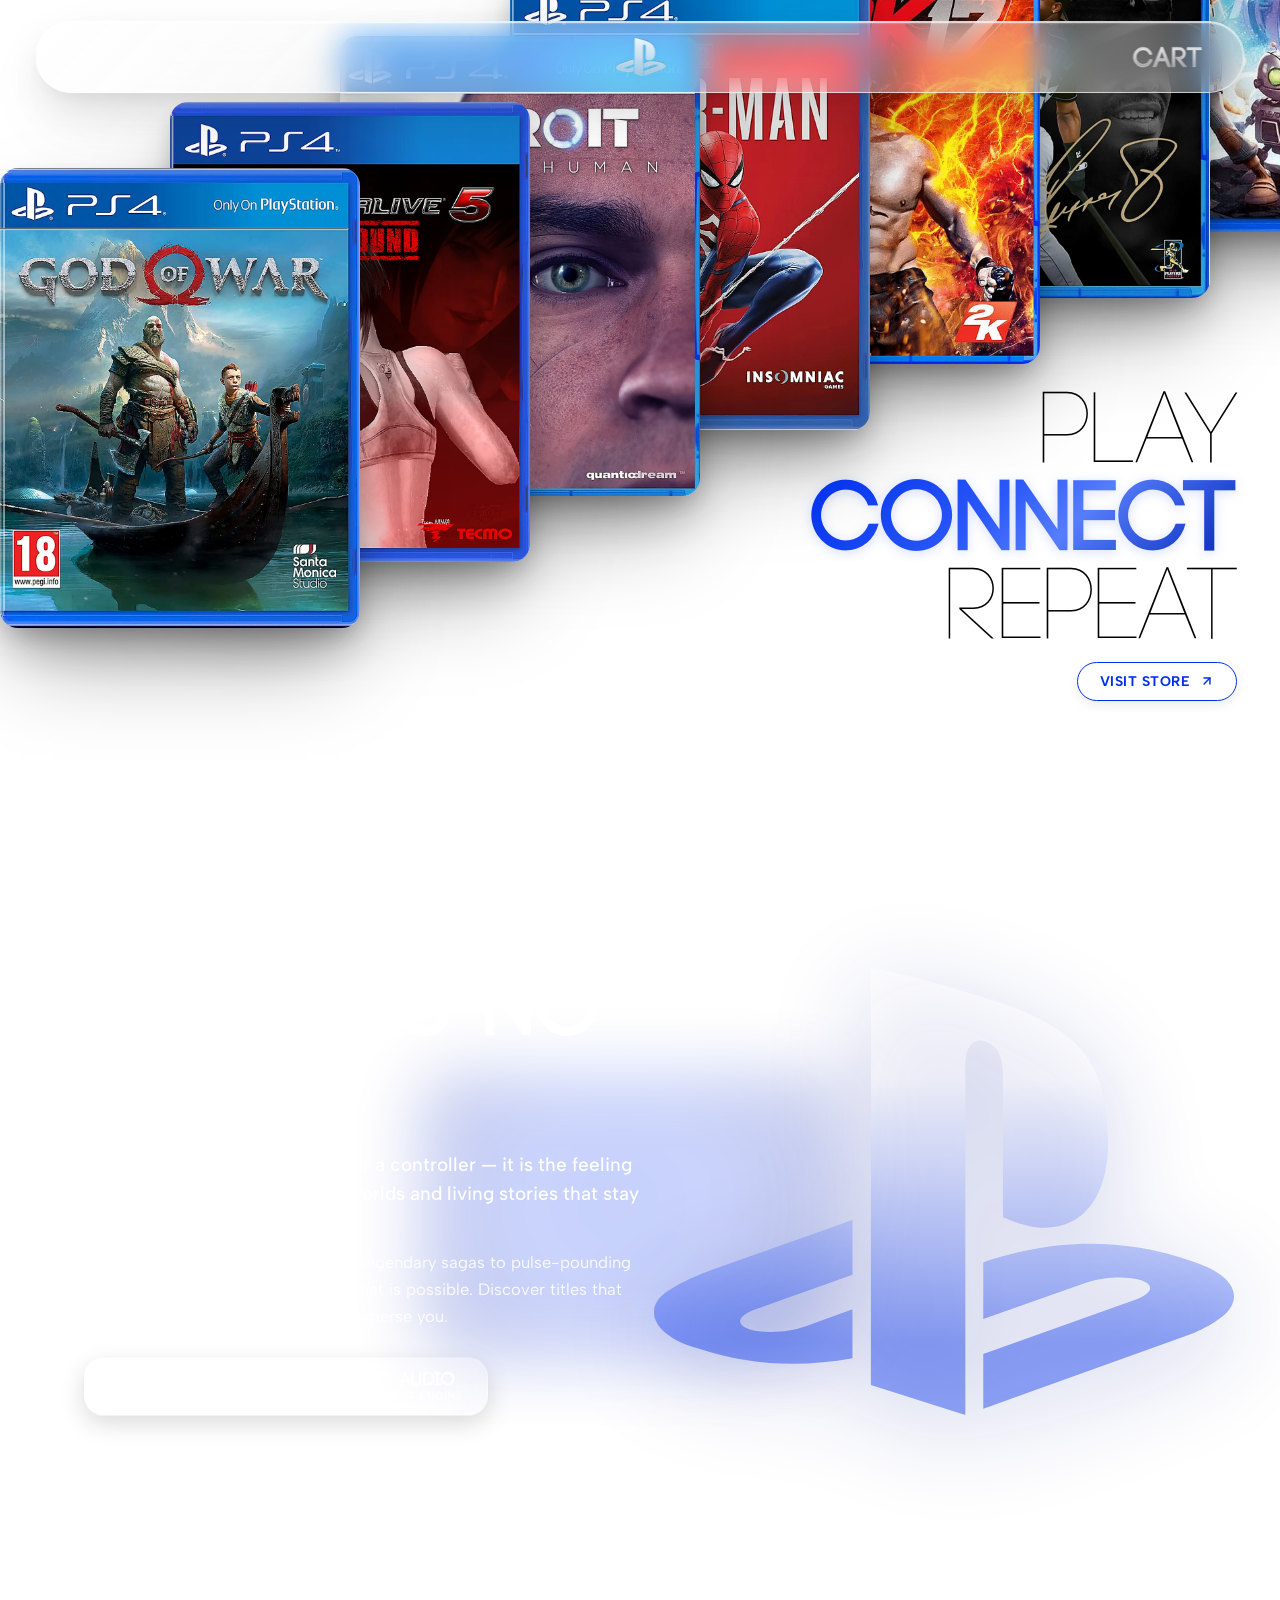
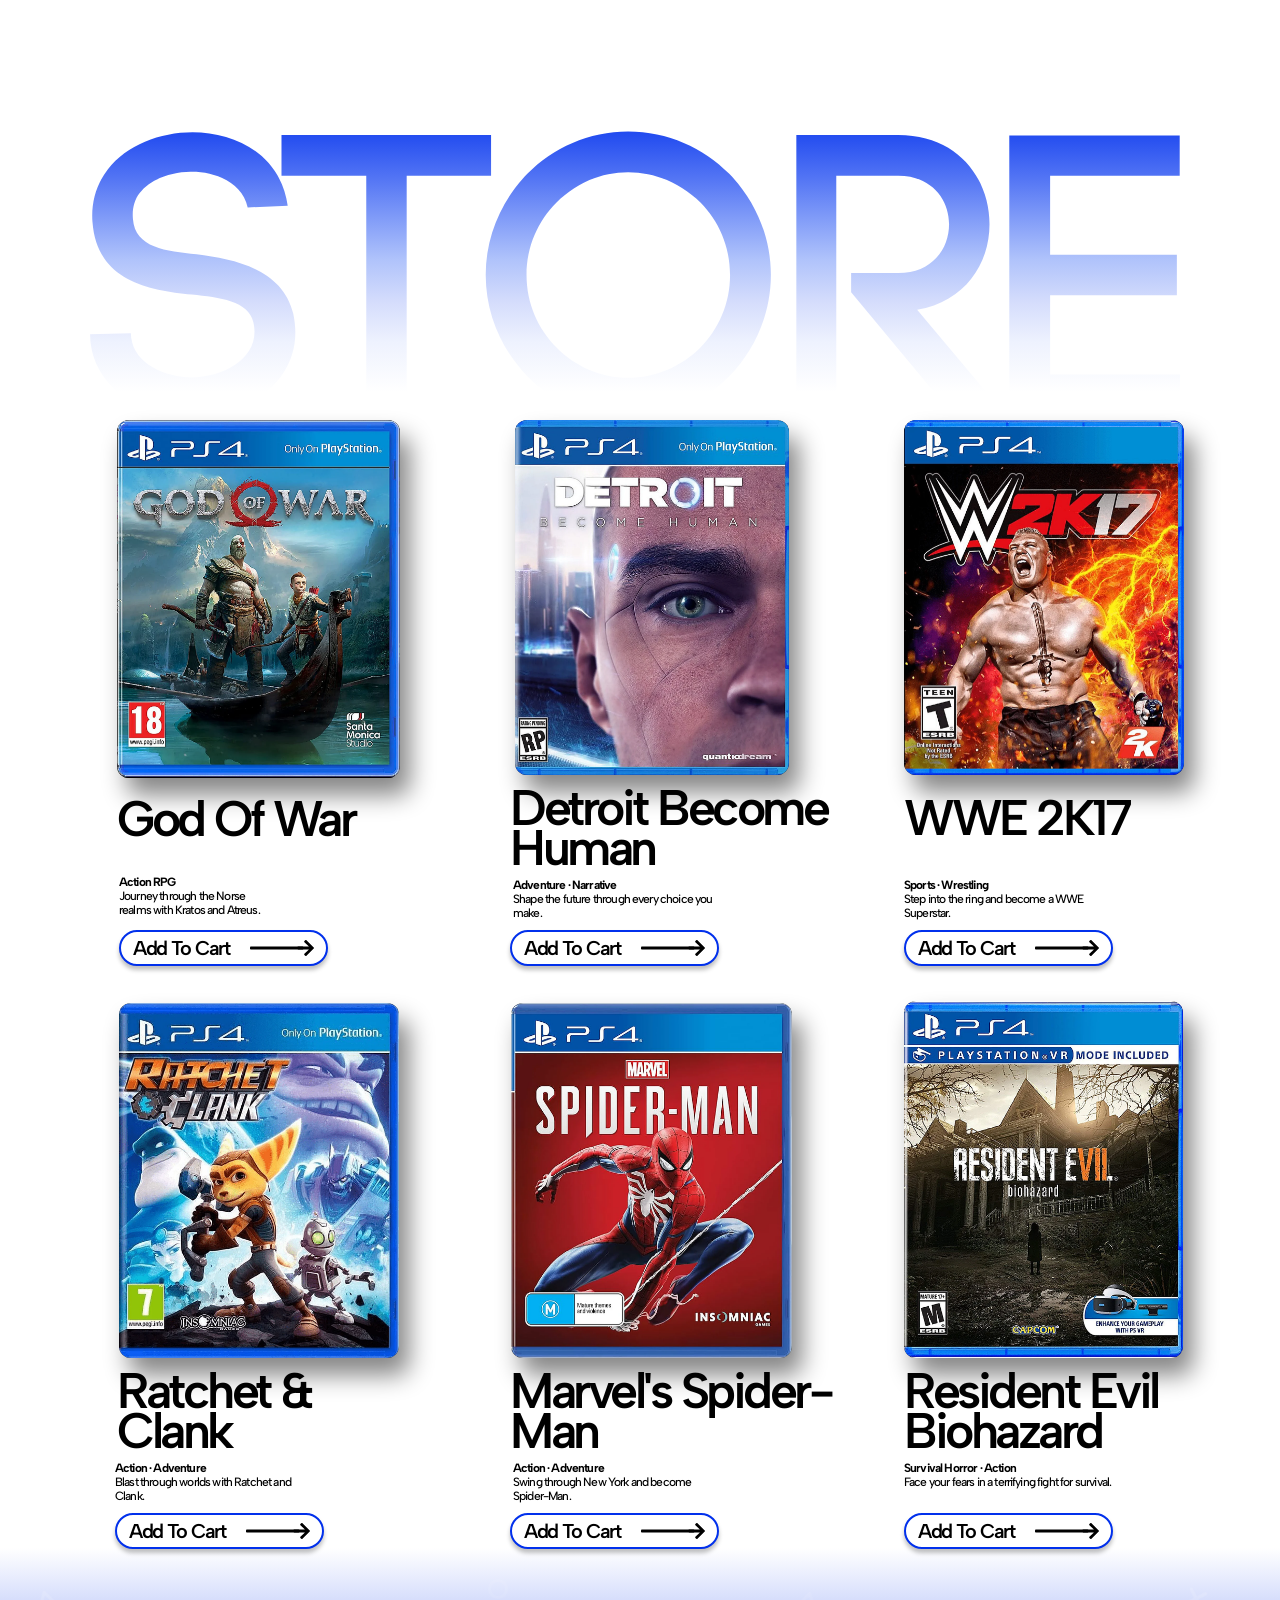
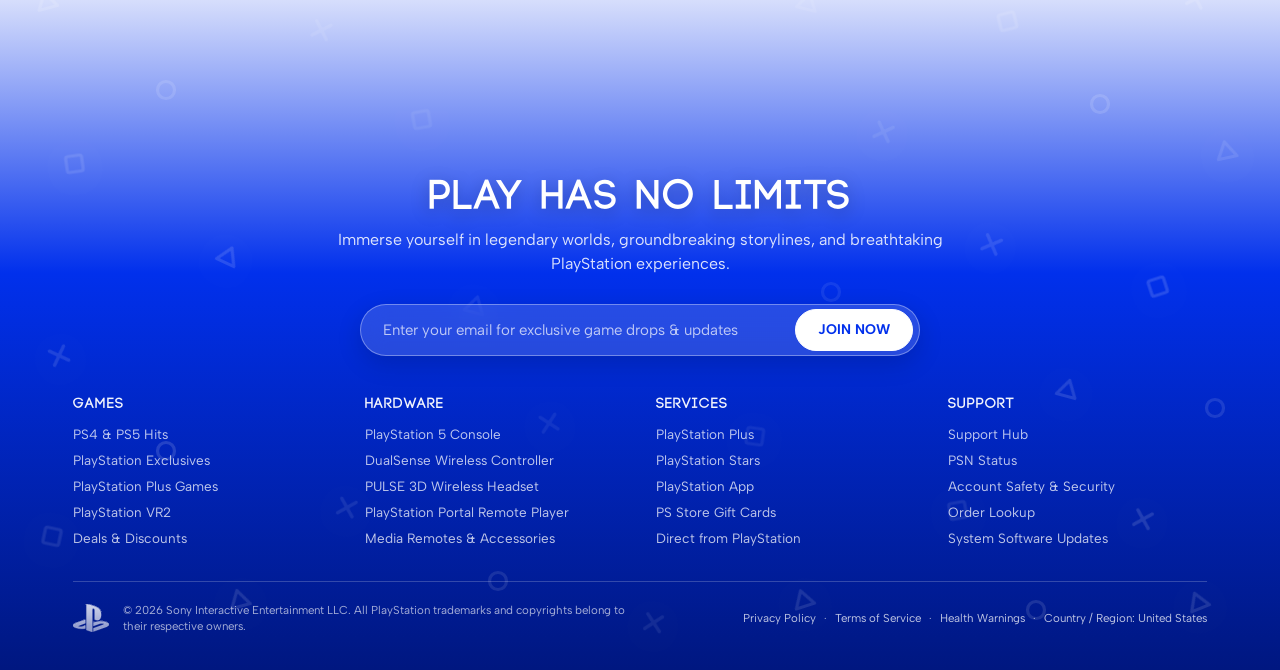
<file: index.html>
<!DOCTYPE html>
<html lang="en">

<head>
  <meta charset="UTF-8">
  <meta name="viewport" content="width=device-width, initial-scale=1.0">
  <title>PlayStation Store</title>
  <meta name="description" content="Explore next-generation gaming on the PlayStation Store concept UI featuring live 3D showcase carousels, responsive cart state, and procedural Web Audio.">
  <meta property="og:title" content="PlayStation Store — Concept UI">
  <meta property="og:description" content="Connect. Play. Repeat. Discover top PlayStation hits, exclusives, and interactive next-gen showcases.">
  <meta name="theme-color" content="#000000">
  <meta name="twitter:card" content="summary_large_image">
  <meta name="twitter:title" content="PlayStation Store — Concept UI">
  <meta name="twitter:description" content="Connect. Play. Repeat. Discover top PlayStation hits, exclusives, and interactive next-gen showcases.">
  <meta name="twitter:image" content="assets/gow.webp">
  <link rel="canonical" href="https://byanam.github.io/PlayStation-Store-UI/">
  <link rel="icon" type="image/svg+xml" href="assets/favicon.svg">
  <!-- Preconnect & Preload Key Hero Assets -->
  <link rel="preconnect" href="https://fonts.googleapis.com">
  <link rel="preconnect" href="https://fonts.gstatic.com" crossorigin>
  <link rel="preload" as="image" href="assets/gow.webp?v=hd" type="image/webp" fetchpriority="high">
  <link rel="preload" as="image" href="assets/doa.webp?v=hd" type="image/webp" fetchpriority="high">
  <link rel="preload" as="image" href="assets/detroit.webp?v=hd" type="image/webp" fetchpriority="high">
  <link rel="preload" as="image" href="assets/spider.webp?v=hd" type="image/webp" fetchpriority="high">
  <link
    href="https://fonts.googleapis.com/css2?family=Albert+Sans:wght@400;500;600;700&family=Outfit:wght@300;400;600;700;800&display=swap"
    rel="stylesheet">
  <script>
    if (/Android|webOS|iPhone|iPad|iPod|BlackBerry|IEMobile|Opera Mini/i.test(navigator.userAgent) || (window.innerWidth <= 768 && !window.location.search.includes('desktop=1'))) {
      window.location.replace('mobile.html' + window.location.search + window.location.hash);
    }
  </script>
  <link rel="stylesheet" href="styles.css?v=202609092020">
</head>

<body>
  <header class="navbar" id="navbar">
    <div class="navbar__inner">
      <img class="navbar__logo" id="navbarLogoBtn" alt="PlayStation" src="assets/navbar_logo.svg?v=202608231804" role="button" tabindex="0" aria-label="PlayStation Home">
      <img class="navbar__cart" alt="CART" src="assets/cart_text.svg?v=202609092028" id="navbarCartBtn" role="button" tabindex="0" aria-label="Open Shopping Cart">
    </div>
  </header>

  <!-- Floating Glassmorphic Cart Panel (Rectangle 2) -->
  <aside class="cart-panel" id="cartPanel" aria-label="Shopping Cart">
    <div class="cart-panel__header">
      <img class="cart-panel__title-svg" alt="CART" src="assets/cart_text.svg?v=202609092028">
      <button class="cart-panel__close" id="cartCloseBtn" aria-label="Close cart">
        <img class="cart-panel__close-icon" src="assets/cart_close.svg?v=202609091945" alt="&times;">
      </button>
    </div>
    <div class="cart-panel__items" id="cartItems">
      <!-- Injected via JavaScript -->
    </div>
    <div class="cart-panel__footer">
      <div class="cart-panel__summary">
        <span class="cart-panel__total-label">SUBTOTAL</span>
        <span class="cart-panel__total" id="cartTotal">$99.98</span>
      </div>
      <button class="cart-panel__checkout" id="cartCheckout" type="button">
        <span>CHECKOUT</span>
        <svg width="14" height="14" viewBox="0 0 24 24" fill="none" stroke="currentColor" stroke-width="2.5"
          stroke-linecap="round" stroke-linejoin="round">
          <line x1="5" y1="12" x2="19" y2="12"></line>
          <polyline points="12 5 19 12 12 19"></polyline>
        </svg>
      </button>
    </div>
  </aside>

  <div class="canvas" id="canvas">

    <!-- -----------------------------------------------------------------
       SECTION 1: HERO (Connecting, Playing, Repeating)
    ------------------------------------------------------------------ -->
    <section class="hero" aria-label="Featured Games Gallery">

      <!-- Diagonal Floating Cards Stack -->
      <div class="hero__stack">
        <div class="hero__track">

          <!-- Set 1: 9 cards from front (God of War) to back (RE7 Biohazard) -->
          <div class="cover cover--gow">
            <img src="assets/gow.webp?v=hd" alt="God of War" fetchpriority="high" loading="eager" decoding="async">
          </div>
          <div class="cover cover--doa">
            <img src="assets/doa.webp?v=hd" alt="Dead or Alive 5" fetchpriority="high" loading="eager" decoding="async">
          </div>
          <div class="cover cover--detroit">
            <img src="assets/detroit.webp?v=hd" alt="Detroit Become Human" fetchpriority="high" loading="eager" decoding="async">
          </div>
          <div class="cover cover--spider">
            <img src="assets/spider.webp?v=hd" alt="Spider-Man" fetchpriority="high" loading="eager" decoding="async">
          </div>
          <div class="cover cover--wwe">
            <img src="assets/wwe.webp?v=hd" alt="WWE 2K17" loading="eager" decoding="async">
          </div>
          <div class="cover cover--maden">
            <img src="assets/maden.webp?v=hd" alt="Madden NFL 17" loading="eager" decoding="async">
          </div>
          <div class="cover cover--ratchet2">
            <img src="assets/ratchet2.webp?v=hd" alt="Ratchet and Clank" loading="eager" decoding="async">
          </div>
          <div class="cover cover--grid">
            <img src="assets/grid.webp?v=hd" alt="GRID" loading="eager" decoding="async">
          </div>
          <div class="cover cover--re7b">
            <img src="assets/re7b.webp?v=hd" alt="Resident Evil 7 Biohazard" loading="eager" decoding="async">
          </div>

          <!-- Set 2: seamless duplicate loop extending up-right behind Set 1 -->
          <div class="cover cover--gow-2">
            <img src="assets/gow.webp?v=hd" alt="God of War" loading="eager" decoding="async">
          </div>
          <div class="cover cover--doa-2">
            <img src="assets/doa.webp?v=hd" alt="Dead or Alive 5" loading="eager" decoding="async">
          </div>
          <div class="cover cover--detroit-2">
            <img src="assets/detroit.webp?v=hd" alt="Detroit Become Human" loading="eager" decoding="async">
          </div>
          <div class="cover cover--spider-2">
            <img src="assets/spider.webp?v=hd" alt="Spider-Man" loading="eager" decoding="async">
          </div>
          <div class="cover cover--wwe-2">
            <img src="assets/wwe.webp?v=hd" alt="WWE 2K17" loading="eager" decoding="async">
          </div>
          <div class="cover cover--maden-2">
            <img src="assets/maden.webp?v=hd" alt="Madden NFL 17" loading="eager" decoding="async">
          </div>
          <div class="cover cover--ratchet2-2">
            <img src="assets/ratchet2.webp?v=hd" alt="Ratchet and Clank" loading="eager" decoding="async">
          </div>
          <div class="cover cover--grid-2">
            <img src="assets/grid.webp?v=hd" alt="GRID" loading="eager" decoding="async">
          </div>
          <div class="cover cover--re7b-2">
            <img src="assets/re7b.webp?v=hd" alt="Resident Evil 7 Biohazard" loading="eager" decoding="async">
          </div>

        </div>
      </div>
      <h1 class="hero__title">
        <span class="hero-word hero-word--play">play</span>
        <span class="hero-word hero-word--connect">connect</span>
        <span class="hero-word hero-word--repeat">repeat</span>
        <span class="hero__action">
          <a href="#store" class="hero__cta" id="heroCtaBtn">
            <span>VISIT STORE</span>
            <svg width="14" height="14" viewBox="0 0 24 24" fill="none" stroke="currentColor" stroke-width="2.5"
              stroke-linecap="round" stroke-linejoin="round">
              <line x1="7" y1="17" x2="17" y2="7"></line>
              <polyline points="7 7 17 7 17 17"></polyline>
            </svg>
          </a>
        </span>
      </h1>
    </section>

    <section class="promo">
      <div class="promo__glow"></div>
      <img class="promo__logo" alt="PlayStation Plus Promo Logo" src="assets/promo_logo.svg">

      <div class="promo__content">
        <h2 class="promo__title">PLAY HAS NO LIMITS</h2>
        <div class="promo__text">
          <p class="promo__lead">Gaming is more than a screen or a controller — it is the feeling of stepping into
            extraordinary worlds and living stories that stay with you forever.</p>
          <p>From breathtaking open worlds and legendary sagas to pulse-pounding competition, PlayStation redefines what
            is possible. Discover titles that challenge, inspire, and completely immerse you.</p>
        </div>
        <div class="promo__stats">
          <div class="promo__stat">
            <span class="promo__stat-val">4K</span>
            <span class="promo__stat-lbl">HDR Gaming</span>
          </div>
          <div class="promo__stat-sep"></div>
          <div class="promo__stat">
            <span class="promo__stat-val">120 FPS</span>
            <span class="promo__stat-lbl">Ultra Smooth</span>
          </div>
          <div class="promo__stat-sep"></div>
          <div class="promo__stat">
            <span class="promo__stat-val">3D AUDIO</span>
            <span class="promo__stat-lbl">Tempest Engine</span>
          </div>
        </div>
      </div>
    </section>

    <section class="store" id="store">
      <p class="store__heading">STORE</p>

      <div class="games">

        <div class="game-card">
          <div class="art art--gow">
            <img src="assets/gow.webp" alt="God of War" loading="lazy" decoding="async">
            <video class="art__video" src="assets/videos/gow.mp4" muted loop playsinline preload="none"></video>
          </div>
          <p class="title title--gow">God Of War</p>
          <p class="meta meta--gow"><span class="meta__cat">Action RPG</span><br>
            <span class="meta__desc">Journey through the Norse realms with Kratos and Atreus.</span>
          </p>
          <button class="buy buy--gow" type="button">Add To Cart
            <img class="buy__arrow" alt="" src="assets/buy_arrow.svg">
          </button>
        </div>

        <div class="game-card">
          <div class="art art--detroit">
            <img src="assets/detroit.webp" alt="Detroit Become Human" loading="lazy" decoding="async">
            <video class="art__video" src="assets/videos/detroit.mp4" muted loop playsinline preload="none"></video>
          </div>
          <p class="title title--detroit">Detroit Become Human</p>
          <p class="meta meta--detroit"><span class="meta__cat">Adventure &middot; Narrative</span><br>
            <span class="meta__desc">Shape the future through every choice you make.</span>
          </p>
          <button class="buy buy--detroit" type="button">Add To Cart
            <img class="buy__arrow" alt="" src="assets/buy_arrow.svg">
          </button>
        </div>

        <div class="game-card">
          <div class="art art--wwe">
            <img src="assets/wwe.webp" alt="WWE 2K17" loading="lazy" decoding="async">
            <video class="art__video" src="assets/videos/wwe.mp4" muted loop playsinline preload="none"></video>
          </div>
          <p class="title title--wwe">WWE 2K17</p>
          <p class="meta meta--wwe"><span class="meta__cat">Sports &middot; Wrestling</span><br>
            <span class="meta__desc">Step into the ring and become a WWE Superstar.</span>
          </p>
          <button class="buy buy--wwe" type="button">Add To Cart
            <img class="buy__arrow" alt="" src="assets/buy_arrow.svg">
          </button>
        </div>

        <div class="game-card">
          <div class="art art--mouse">
            <img src="assets/ratchet.webp" alt="Ratchet and Clank" loading="lazy" decoding="async">
            <video class="art__video" src="assets/videos/ratchet.mp4" muted loop playsinline preload="none"></video>
          </div>
          <p class="title title--mouse">Ratchet &amp;<br>Clank</p>
          <p class="meta meta--mouse"><span class="meta__cat">Action &middot; Adventure</span><br>
            <span class="meta__desc">Blast through worlds with Ratchet and Clank.</span>
          </p>
          <button class="buy buy--mouse" type="button">Add To Cart
            <img class="buy__arrow" alt="" src="assets/buy_arrow.svg">
          </button>
        </div>

        <div class="game-card">
          <div class="art art--spider">
            <img src="assets/spider.webp" alt="Spider-Man" loading="lazy" decoding="async">
            <video class="art__video" src="assets/videos/spider.mp4" muted loop playsinline preload="none"></video>
          </div>
          <p class="title title--spider">Marvel's Spider-Man</p>
          <p class="meta meta--spider"><span class="meta__cat">Action &middot; Adventure</span><br>
            <span class="meta__desc">Swing through New York and become Spider-Man.</span>
          </p>
          <button class="buy buy--spider" type="button">Add To Cart
            <img class="buy__arrow" alt="" src="assets/buy_arrow.svg">
          </button>
        </div>

        <div class="game-card">
          <div class="art art--evil">
            <img src="assets/re7.webp" alt="Resident Evil Biohazard" loading="lazy" decoding="async">
            <video class="art__video" src="assets/videos/re7.mp4" muted loop playsinline preload="none"></video>
          </div>
          <p class="title title--evil">Resident Evil Biohazard</p>
          <p class="meta meta--evil"><span class="meta__cat">Survival Horror &middot; Action</span><br>
            <span class="meta__desc">Face your fears in a terrifying fight for survival.</span>
          </p>
          <button class="buy buy--evil" type="button">Add To Cart
            <img class="buy__arrow" alt="" src="assets/buy_arrow.svg">
          </button>
        </div>

      </div>
    </section>

    <!-- Premium PlayStation Ecosystem Footer -->
    <footer class="page-footer">
      <!-- PlayStation Vector Icon Definitions -->
      <svg style="display: none;">
        <defs>
          <g id="ps-tri">
            <polygon points="12 3.5 21.5 19.5 2.5 19.5" fill="none" stroke="currentColor" stroke-width="3.2"
              stroke-linejoin="round" stroke-linecap="round" />
          </g>
          <g id="ps-circ">
            <circle cx="12" cy="12" r="8.5" fill="none" stroke="currentColor" stroke-width="3.2" />
          </g>
          <g id="ps-cross">
            <line x1="4.5" y1="4.5" x2="19.5" y2="19.5" stroke="currentColor" stroke-width="3.2"
              stroke-linecap="round" />
            <line x1="19.5" y1="4.5" x2="4.5" y2="19.5" stroke="currentColor" stroke-width="3.2"
              stroke-linecap="round" />
          </g>
          <g id="ps-sq">
            <rect x="4" y="4" width="16" height="16" rx="2" fill="none" stroke="currentColor" stroke-width="3.2"
              stroke-linejoin="round" />
          </g>
        </defs>
      </svg>

      <!-- Atmospheric Scattered PlayStation Shapes Background -->
      <div class="page-footer__scatter" aria-hidden="true">
        <!-- Left Side Scatter -->
        <svg class="sc-sym"
          style="top: 5%; left: 3%; width: 56px; height: 56px; transform: rotate(-15deg); opacity: 0.14;">
          <use href="#ps-tri" />
        </svg>
        <svg class="sc-sym" style="top: 18%; left: 12%; width: 44px; height: 44px; opacity: 0.12;">
          <use href="#ps-circ" />
        </svg>
        <svg class="sc-sym"
          style="top: 10%; left: 24%; width: 38px; height: 38px; transform: rotate(18deg); opacity: 0.09;">
          <use href="#ps-cross" />
        </svg>
        <svg class="sc-sym"
          style="top: 28%; left: 5%; width: 48px; height: 48px; transform: rotate(-8deg); opacity: 0.11;">
          <use href="#ps-sq" />
        </svg>
        <svg class="sc-sym"
          style="top: 42%; left: 16%; width: 68px; height: 68px; transform: rotate(25deg); opacity: 0.13;">
          <use href="#ps-tri" />
        </svg>
        <svg class="sc-sym"
          style="top: 54%; left: 4%; width: 52px; height: 52px; transform: rotate(-20deg); opacity: 0.12;">
          <use href="#ps-cross" />
        </svg>
        <svg class="sc-sym" style="top: 68%; left: 12%; width: 60px; height: 60px; opacity: 0.14;">
          <use href="#ps-circ" />
        </svg>
        <svg class="sc-sym"
          style="top: 80%; left: 3%; width: 42px; height: 42px; transform: rotate(12deg); opacity: 0.10;">
          <use href="#ps-sq" />
        </svg>
        <svg class="sc-sym"
          style="top: 88%; left: 18%; width: 50px; height: 50px; transform: rotate(-15deg); opacity: 0.12;">
          <use href="#ps-tri" />
        </svg>
        <svg class="sc-sym"
          style="top: 76%; left: 26%; width: 36px; height: 36px; transform: rotate(16deg); opacity: 0.09;">
          <use href="#ps-cross" />
        </svg>

        <!-- Center Scatter -->
        <svg class="sc-sym" style="top: 4%; left: 38%; width: 34px; height: 34px; opacity: 0.08;">
          <use href="#ps-circ" />
        </svg>
        <svg class="sc-sym"
          style="top: 6%; left: 62%; width: 36px; height: 36px; transform: rotate(14deg); opacity: 0.09;">
          <use href="#ps-tri" />
        </svg>
        <svg class="sc-sym"
          style="top: 22%; left: 32%; width: 30px; height: 30px; transform: rotate(-10deg); opacity: 0.07;">
          <use href="#ps-sq" />
        </svg>
        <svg class="sc-sym"
          style="top: 24%; left: 68%; width: 32px; height: 32px; transform: rotate(20deg); opacity: 0.08;">
          <use href="#ps-cross" />
        </svg>
        <svg class="sc-sym"
          style="top: 48%; left: 36%; width: 40px; height: 40px; transform: rotate(15deg); opacity: 0.08;">
          <use href="#ps-tri" />
        </svg>
        <svg class="sc-sym" style="top: 46%; left: 64%; width: 42px; height: 42px; opacity: 0.08;">
          <use href="#ps-circ" />
        </svg>
        <svg class="sc-sym"
          style="top: 64%; left: 42%; width: 34px; height: 34px; transform: rotate(-12deg); opacity: 0.07;">
          <use href="#ps-cross" />
        </svg>
        <svg class="sc-sym"
          style="top: 66%; left: 58%; width: 36px; height: 36px; transform: rotate(8deg); opacity: 0.07;">
          <use href="#ps-sq" />
        </svg>
        <svg class="sc-sym" style="top: 86%; left: 38%; width: 44px; height: 44px; opacity: 0.10;">
          <use href="#ps-circ" />
        </svg>
        <svg class="sc-sym"
          style="top: 88%; left: 62%; width: 46px; height: 46px; transform: rotate(-18deg); opacity: 0.11;">
          <use href="#ps-tri" />
        </svg>
        <svg class="sc-sym"
          style="top: 92%; left: 50%; width: 38px; height: 38px; transform: rotate(12deg); opacity: 0.08;">
          <use href="#ps-cross" />
        </svg>

        <!-- Right Side Scatter -->
        <svg class="sc-sym"
          style="top: 8%; left: 78%; width: 48px; height: 48px; transform: rotate(-14deg); opacity: 0.12;">
          <use href="#ps-sq" />
        </svg>
        <svg class="sc-sym"
          style="top: 6%; left: 92%; width: 58px; height: 58px; transform: rotate(18deg); opacity: 0.14;">
          <use href="#ps-cross" />
        </svg>
        <svg class="sc-sym" style="top: 20%; left: 85%; width: 64px; height: 64px; opacity: 0.13;">
          <use href="#ps-circ" />
        </svg>
        <svg class="sc-sym"
          style="top: 26%; left: 95%; width: 44px; height: 44px; transform: rotate(-12deg); opacity: 0.10;">
          <use href="#ps-tri" />
        </svg>
        <svg class="sc-sym"
          style="top: 40%; left: 76%; width: 54px; height: 54px; transform: rotate(22deg); opacity: 0.11;">
          <use href="#ps-cross" />
        </svg>
        <svg class="sc-sym"
          style="top: 44%; left: 90%; width: 72px; height: 72px; transform: rotate(-18deg); opacity: 0.15;">
          <use href="#ps-sq" />
        </svg>
        <svg class="sc-sym"
          style="top: 60%; left: 82%; width: 62px; height: 62px; transform: rotate(15deg); opacity: 0.13;">
          <use href="#ps-tri" />
        </svg>
        <svg class="sc-sym" style="top: 62%; left: 94%; width: 46px; height: 46px; opacity: 0.11;">
          <use href="#ps-circ" />
        </svg>
        <svg class="sc-sym"
          style="top: 76%; left: 74%; width: 40px; height: 40px; transform: rotate(-10deg); opacity: 0.09;">
          <use href="#ps-sq" />
        </svg>
        <svg class="sc-sym"
          style="top: 78%; left: 88%; width: 56px; height: 56px; transform: rotate(16deg); opacity: 0.13;">
          <use href="#ps-cross" />
        </svg>
        <svg class="sc-sym" style="top: 90%; left: 80%; width: 48px; height: 48px; opacity: 0.11;">
          <use href="#ps-circ" />
        </svg>
        <svg class="sc-sym"
          style="top: 88%; left: 93%; width: 52px; height: 52px; transform: rotate(-22deg); opacity: 0.12;">
          <use href="#ps-tri" />
        </svg>
      </div>

      <div class="page-footer__content">

        <!-- Headline & Value Prop -->
        <div class="page-footer__hero">
          <h2 class="page-footer__tagline">PLAY HAS NO LIMITS</h2>
          <p class="page-footer__desc">Immerse yourself in legendary worlds, groundbreaking storylines, and breathtaking
            PlayStation experiences.</p>
        </div>

        <!-- Newsletter Bar -->
        <div class="page-footer__newsletter">
          <form class="newsletter__glass" id="newsletterForm" onsubmit="event.preventDefault(); handleNewsletterSubmit();">
            <input type="email" class="newsletter__input" id="newsletterInput"
              placeholder="Enter your email for exclusive game drops & updates" aria-label="Email address" required>
            <button class="newsletter__btn" type="submit">JOIN NOW</button>
          </form>
        </div>

        <!-- Navigation Columns -->
        <div class="page-footer__links">
          <div class="footer-col">
            <h3 class="footer-col__title">GAMES</h3>
            <ul class="footer-col__list">
              <li><a href="#store">PS4 & PS5 Hits</a></li>
              <li><a href="#store">PlayStation Exclusives</a></li>
              <li><a href="#store">PlayStation Plus Games</a></li>
              <li><a href="#store">PlayStation VR2</a></li>
              <li><a href="#store">Deals & Discounts</a></li>
            </ul>
          </div>

          <div class="footer-col">
            <h3 class="footer-col__title">HARDWARE</h3>
            <ul class="footer-col__list">
              <li><a href="#">PlayStation 5 Console</a></li>
              <li><a href="#">DualSense Wireless Controller</a></li>
              <li><a href="#">PULSE 3D Wireless Headset</a></li>
              <li><a href="#">PlayStation Portal Remote Player</a></li>
              <li><a href="#">Media Remotes & Accessories</a></li>
            </ul>
          </div>

          <div class="footer-col">
            <h3 class="footer-col__title">SERVICES</h3>
            <ul class="footer-col__list">
              <li><a href="#">PlayStation Plus</a></li>
              <li><a href="#">PlayStation Stars</a></li>
              <li><a href="#">PlayStation App</a></li>
              <li><a href="#">PS Store Gift Cards</a></li>
              <li><a href="#">Direct from PlayStation</a></li>
            </ul>
          </div>

          <div class="footer-col">
            <h3 class="footer-col__title">SUPPORT</h3>
            <ul class="footer-col__list">
              <li><a href="#">Support Hub</a></li>
              <li><a href="#">PSN Status</a></li>
              <li><a href="#">Account Safety & Security</a></li>
              <li><a href="#">Order Lookup</a></li>
              <li><a href="#">System Software Updates</a></li>
            </ul>
          </div>
        </div>

        <!-- Bottom Copyright & Legal Strip -->
        <div class="page-footer__bottom">
          <div class="footer-brand">
            <img class="footer-brand__logo" alt="PlayStation" src="assets/navbar_logo.svg">
            <p class="footer-brand__copy">&copy; 2026 Sony Interactive Entertainment LLC. All PlayStation trademarks and
              copyrights belong to their respective owners.</p>
          </div>
          <div class="footer-legal">
            <a href="#">Privacy Policy</a>
            <span>&middot;</span>
            <a href="#">Terms of Service</a>
            <span>&middot;</span>
            <a href="#">Health Warnings</a>
            <span>&middot;</span>
            <a href="#">Country / Region: United States</a>
          </div>
        </div>

      </div>
    </footer>

  </div>
  <script>
    var canvas = document.getElementById('canvas');
    var DESIGN_W = 1280, DESIGN_H = 3870;
    function fit() {
      if (window.innerWidth <= 768) {
        canvas.style.transform = 'none';
        canvas.style.marginLeft = '0';
        canvas.style.width = '100%';
        document.body.style.height = 'auto';

        var navbar = document.getElementById('navbar');
        if (navbar) {
          navbar.style.transform = 'translateX(-50%)';
          navbar.style.top = '12px';
          navbar.style.width = 'calc(100% - 24px)';
        }

        var cartPanel = document.getElementById('cartPanel');
        if (cartPanel) {
          var isOpen = cartPanel.classList.contains('is-open');
          cartPanel.style.transform = (isOpen ? 'translateY(0)' : 'translateY(-15px)') + ' translateZ(0)';
          cartPanel.style.top = '76px';
          cartPanel.style.right = '12px';
          cartPanel.style.width = 'calc(100% - 24px)';
          cartPanel.style.maxWidth = '420px';
          cartPanel.style.maxHeight = (window.innerHeight - 90) + 'px';
          cartPanel.style.height = 'auto';
          cartPanel.style.transformOrigin = 'top right';
        }
        return;
      }

      var s = window.innerWidth / DESIGN_W;
      canvas.style.transform = 'scale(' + s + ')';
      canvas.style.marginLeft = '0';
      canvas.style.width = '1280px';
      document.body.style.height = (DESIGN_H * s) + 'px';

      var navbar = document.getElementById('navbar');
      if (navbar) {
        navbar.style.transform = 'translateX(-50%) scale(' + s + ') translateZ(0)';
        navbar.style.top = (21 * s) + 'px';
        navbar.style.width = '1209px';
      }

      var cartPanel = document.getElementById('cartPanel');
      if (cartPanel) {
        var isOpen = cartPanel.classList.contains('is-open');
        var topPos = 105 * s;
        var maxH = Math.max(320, (window.innerHeight - topPos - (20 * s)) / s);
        cartPanel.style.width = '326px';
        cartPanel.style.maxWidth = 'none';
        cartPanel.style.maxHeight = maxH + 'px';
        cartPanel.style.height = Math.min(689, maxH) + 'px';
        cartPanel.style.transform = (isOpen ? 'translateY(0)' : 'translateY(-15px)') + ' scale(' + s + ') translateZ(0)';
        cartPanel.style.top = topPos + 'px';
        cartPanel.style.right = (36 * s) + 'px';
        cartPanel.style.transformOrigin = 'top right';
      }
    }
    window.addEventListener('resize', fit);
    window.addEventListener('orientationchange', fit);
    fit();

    // Premium PlayStation & Hermes-Inspired Web Audio UI Sound Synthesizer
    var AudioFX = (function () {
      var ctx = null;

      function getContext() {
        if (!ctx) {
          var AudioContext = window.AudioContext || window.webkitAudioContext;
          if (AudioContext) ctx = new AudioContext();
        }
        if (ctx && ctx.state === 'suspended') {
          ctx.resume();
        }
        return ctx;
      }

      // 1. Cute, Delightful Water Bubble / Airy Pop on Hover (Whisper-Soft)
      function playHover() {
        var c = getContext();
        if (!c) return;
        var now = c.currentTime;

        var osc = c.createOscillator();
        var gain = c.createGain();

        osc.type = 'sine';
        osc.frequency.setValueAtTime(680, now);
        osc.frequency.exponentialRampToValueAtTime(1450, now + 0.035);

        gain.gain.setValueAtTime(0.018, now);
        gain.gain.exponentialRampToValueAtTime(0.0001, now + 0.04);

        osc.connect(gain);
        gain.connect(c.destination);

        osc.start(now);
        osc.stop(now + 0.04);
      }

      // 2. Soft, Velvety Tactile Tap on Click (Ultra-Gentle Whisper)
      function playClick() {
        var c = getContext();
        if (!c) return;
        var now = c.currentTime;

        var osc = c.createOscillator();
        var gain = c.createGain();

        osc.type = 'sine';
        osc.frequency.setValueAtTime(520, now);
        osc.frequency.exponentialRampToValueAtTime(300, now + 0.03);

        gain.gain.setValueAtTime(0.018, now);
        gain.gain.exponentialRampToValueAtTime(0.0001, now + 0.035);

        osc.connect(gain);
        gain.connect(c.destination);

        osc.start(now);
        osc.stop(now + 0.035);
      }

      // 3. Shimmering Crystal Trophy / Item Added Arpeggio (Whisper-Soft)
      function playAddToCart() {
        var c = getContext();
        if (!c) return;
        var now = c.currentTime;
        var freqs = [1046.50, 1318.51, 1567.98];

        freqs.forEach(function (freq, i) {
          var noteStart = now + i * 0.035;
          var osc = c.createOscillator();
          var gain = c.createGain();

          osc.type = 'sine';
          osc.frequency.setValueAtTime(freq, noteStart);

          gain.gain.setValueAtTime(0.018, noteStart);
          gain.gain.exponentialRampToValueAtTime(0.0001, noteStart + 0.2);

          osc.connect(gain);
          gain.connect(c.destination);

          osc.start(noteStart);
          osc.stop(noteStart + 0.2);
        });
      }

      // 4. Smooth Magnetic Glass Drawer Swoosh (Whisper-Soft)
      function playCartOpen() {
        var c = getContext();
        if (!c) return;
        var now = c.currentTime;

        var osc = c.createOscillator();
        var gain = c.createGain();

        osc.type = 'sine';
        osc.frequency.setValueAtTime(280, now);
        osc.frequency.exponentialRampToValueAtTime(600, now + 0.08);

        gain.gain.setValueAtTime(0.02, now);
        gain.gain.exponentialRampToValueAtTime(0.0001, now + 0.1);

        osc.connect(gain);
        gain.connect(c.destination);

        osc.start(now);
        osc.stop(now + 0.1);
      }

      // 5. Playful Soft Bubble Pop Down on Remove / Close (Whisper-Soft)
      function playRemove() {
        var c = getContext();
        if (!c) return;
        var now = c.currentTime;

        var osc = c.createOscillator();
        var gain = c.createGain();

        osc.type = 'sine';
        osc.frequency.setValueAtTime(650, now);
        osc.frequency.exponentialRampToValueAtTime(280, now + 0.035);

        gain.gain.setValueAtTime(0.018, now);
        gain.gain.exponentialRampToValueAtTime(0.0001, now + 0.04);

        osc.connect(gain);
        gain.connect(c.destination);

        osc.start(now);
        osc.stop(now + 0.04);
      }

      // 6. Warm, Whisper-Quiet Ethereal Note (Gentle Logo & Store Jump)
      function playGlide() {
        var c = getContext();
        if (!c) return;
        var now = c.currentTime;

        var osc = c.createOscillator();
        var gain = c.createGain();

        osc.type = 'sine';
        osc.frequency.setValueAtTime(440, now);
        osc.frequency.exponentialRampToValueAtTime(660, now + 0.08);

        gain.gain.setValueAtTime(0.014, now);
        gain.gain.exponentialRampToValueAtTime(0.0001, now + 0.12);

        osc.connect(gain);
        gain.connect(c.destination);

        osc.start(now);
        osc.stop(now + 0.12);
      }

      return {
        getContext: getContext,
        hover: playHover,
        click: playClick,
        addToCart: playAddToCart,
        cartOpen: playCartOpen,
        remove: playRemove,
        glide: playGlide
      };
    })();

    // Ensure audio context is immediately unlocked silently on first gesture
    ['click', 'touchstart', 'pointerdown', 'keydown'].forEach(function (evt) {
      window.addEventListener(evt, function unlockAudio() {
        var c = AudioFX.getContext ? AudioFX.getContext() : null;
        if (c && c.state === 'suspended') {
          c.resume();
        }
        window.removeEventListener(evt, unlockAudio);
      }, { once: true, passive: true });
    });

    // Smooth scroll animation to Store section with user interruption cancellation
    var scrollAnimId = null;
    function cancelSmoothScroll() {
      if (scrollAnimId) {
        cancelAnimationFrame(scrollAnimId);
        scrollAnimId = null;
      }
    }
    ['wheel', 'touchmove', 'pointerdown'].forEach(function (evt) {
      window.addEventListener(evt, cancelSmoothScroll, { passive: true });
    });

    function smoothScrollTo(targetY, duration) {
      cancelSmoothScroll();
      var startY = window.pageYOffset;
      var diff = targetY - startY;
      var startTime = null;

      function step(currentTime) {
        if (!startTime) startTime = currentTime;
        var timeElapsed = currentTime - startTime;
        var progress = Math.min(timeElapsed / duration, 1);
        // Easing: easeInOutQuart for ultra-smooth, slow, cinematic glide & gentle deceleration
        var ease = progress < 0.5
          ? 8 * progress * progress * progress * progress
          : 1 - Math.pow(-2 * progress + 2, 4) / 2;

        window.scrollTo(0, startY + diff * ease);

        if (timeElapsed < duration) {
          scrollAnimId = requestAnimationFrame(step);
        } else {
          scrollAnimId = null;
        }
      }

      scrollAnimId = requestAnimationFrame(step);
    }

    document.querySelectorAll('a[href="#store"]').forEach(function (link) {
      link.addEventListener('mouseenter', AudioFX.hover);
      link.addEventListener('click', function (e) {
        e.preventDefault();
        AudioFX.glide();
        if (window.innerWidth <= 768) {
          var storeEl = document.getElementById('store');
          if (storeEl) {
            var targetY = window.pageYOffset + storeEl.getBoundingClientRect().top - 70;
            smoothScrollTo(Math.max(0, targetY), 1600);
            return;
          }
        }
        var s = window.innerWidth / DESIGN_W;
        var targetY = (1730 * s) - (60 * s);
        smoothScrollTo(Math.max(0, targetY), 2000);
      });
    });

    var navLogo = document.getElementById('navbarLogoBtn');
    if (navLogo) {
      navLogo.addEventListener('mouseenter', AudioFX.hover);
      navLogo.addEventListener('click', function (e) {
        e.stopPropagation();
        AudioFX.glide();
        toggleCart(false);
        smoothScrollTo(0, 1800);
      });
      navLogo.addEventListener('keydown', function (e) {
        if (e.key === 'Enter' || e.key === ' ') {
          e.preventDefault();
          navLogo.click();
        }
      });
    }

    // Shopping Cart State with LocalStorage Persistence & Live Item Count
    var defaultCart = [
      { id: 'gow', title: 'God of War', price: 59.99, img: 'assets/gow.webp' },
      { id: 'detroit', title: 'Detroit Become Human', price: 39.99, img: 'assets/detroit.webp' }
    ];

    var cartState = (function () {
      try {
        var saved = localStorage.getItem('playstation_cart');
        return saved ? JSON.parse(saved) : defaultCart;
      } catch (e) {
        return defaultCart;
      }
    })();

    function saveCart() {
      try {
        localStorage.setItem('playstation_cart', JSON.stringify(cartState));
      } catch (e) { }
    }

    function renderCart() {
      var container = document.getElementById('cartItems');
      var totalEl = document.getElementById('cartTotal');
      if (!container || !totalEl) return;

      if (cartState.length === 0) {
        container.classList.add('is-empty');
        container.innerHTML = '<div class="cart-empty"><img class="cart-empty__svg" alt="YOUR CART IS EMPTY" src="assets/cart_empty_text.svg?v=202609091930"></div>';
        totalEl.textContent = '$0.00';
        return;
      }
      container.classList.remove('is-empty');

      var total = 0;
      container.innerHTML = cartState.map(function (item, idx) {
        total += item.price;
        return '<div class="cart-item">' +
          '<img src="' + item.img + '" alt="' + item.title + '" loading="lazy" decoding="async">' +
          '<button class="cart-item__remove" aria-label="Remove ' + item.title + '" onmouseenter="AudioFX.hover();" onclick="event.stopPropagation(); removeCartItem(event, ' + idx + ');" title="Remove item">&times;</button>' +
          '<div class="cart-item__price">$' + item.price.toFixed(2) + '</div>' +
          '</div>';
      }).join('');

      totalEl.textContent = '$' + total.toFixed(2);
    }

    window.removeCartItem = function (e, idx) {
      if (e && e.stopPropagation) e.stopPropagation();
      AudioFX.remove();
      cartState.splice(idx, 1);
      saveCart();
      renderCart();
    };

    function toggleCart(forceOpen) {
      var panel = document.getElementById('cartPanel');
      if (!panel) return;
      var willOpen = (forceOpen !== undefined) ? forceOpen : !panel.classList.contains('is-open');
      if (willOpen) {
        AudioFX.cartOpen();
        panel.classList.add('is-open');
        document.body.classList.add('cart-open');
      } else {
        AudioFX.remove();
        panel.classList.remove('is-open');
        document.body.classList.remove('cart-open');
      }
      fit();
    }

    var cartBtn = document.getElementById('navbarCartBtn');
    if (cartBtn) {
      cartBtn.addEventListener('mouseenter', AudioFX.hover);
      cartBtn.addEventListener('click', function (e) {
        e.stopPropagation();
        toggleCart();
      });
      cartBtn.addEventListener('keydown', function (e) {
        if (e.key === 'Enter' || e.key === ' ') {
          e.preventDefault();
          cartBtn.click();
        }
      });
    }

    var closeBtn = document.getElementById('cartCloseBtn');
    if (closeBtn) {
      closeBtn.addEventListener('mouseenter', AudioFX.hover);
      closeBtn.addEventListener('click', function (e) {
        e.stopPropagation();
        toggleCart(false);
      });
    }

    var panelEl = document.getElementById('cartPanel');
    if (panelEl) {
      panelEl.addEventListener('click', function (e) {
        e.stopPropagation();
      });
    }

    document.addEventListener('click', function (e) {
      var panel = document.getElementById('cartPanel');
      if (panel && panel.classList.contains('is-open') && !panel.contains(e.target) && !e.target.closest('#navbarCartBtn')) {
        toggleCart(false);
      }
    });

    var checkoutBtn = document.getElementById('cartCheckout');
    if (checkoutBtn) {
      checkoutBtn.addEventListener('mouseenter', AudioFX.hover);
      checkoutBtn.addEventListener('click', function (e) {
        e.stopPropagation();
        AudioFX.click();
        window.open('https://www.youtube.com/watch?v=dQw4w9WgXcQ', '_blank');
      });
    }

    renderCart();

    // Store card video preview on hover (lazy load video streams on demand)
    document.querySelectorAll('.art').forEach(function (card) {
      var video = card.querySelector('.art__video');
      if (!video) return;
      card.addEventListener('mouseenter', function () {
        AudioFX.hover();
        if (video.preload === 'none') {
          video.preload = 'auto';
        }
        video.currentTime = 0;
        var p = video.play();
        if (p !== undefined) {
          p.catch(function () { });
        }
      });
      card.addEventListener('mouseleave', function () {
        video.pause();
        video.currentTime = 0;
      });
    });

    // Interactive add to cart functionality with debounce protection
    var gameDetails = [
      { id: 'gow', title: 'God of War', price: 59.99, img: 'assets/gow.webp' },
      { id: 'detroit', title: 'Detroit Become Human', price: 39.99, img: 'assets/detroit.webp' },
      { id: 'wwe', title: 'WWE 2K17', price: 49.99, img: 'assets/wwe.webp' },
      { id: 'ratchet', title: 'Ratchet & Clank', price: 69.99, img: 'assets/ratchet.webp' },
      { id: 'spider', title: "Marvel's Spider-Man", price: 49.99, img: 'assets/spider.webp' },
      { id: 're7', title: 'Resident Evil 7', price: 19.99, img: 'assets/re7.webp' }
    ];

    var buyTimers = new WeakMap();
    document.querySelectorAll('.buy').forEach(function (btn, index) {
      var defaultText = btn.childNodes[0].textContent;
      btn.addEventListener('mouseenter', AudioFX.hover);
      btn.addEventListener('click', function (e) {
        e.stopPropagation();
        AudioFX.addToCart();
        var game = gameDetails[index % gameDetails.length];
        cartState.push(game);
        saveCart();
        renderCart();
        toggleCart(true);

        btn.childNodes[0].textContent = 'Added! ';
        if (buyTimers.has(btn)) clearTimeout(buyTimers.get(btn));
        var timer = setTimeout(function () {
          btn.childNodes[0].textContent = defaultText;
          buyTimers.delete(btn);
        }, 1400);
        buyTimers.set(btn, timer);
      });
    });

    // Toast Notification System
    var toastTimer = null;
    function showToast(message) {
      var toast = document.getElementById('toast');
      if (!toast) return;
      if (toastTimer) clearTimeout(toastTimer);
      toast.innerHTML = '<svg width="20" height="20" viewBox="0 0 24 24" fill="none" stroke="#00d287" stroke-width="2.5" stroke-linecap="round" stroke-linejoin="round"><polyline points="20 6 9 17 4 12"></polyline></svg><span>' + message + '</span>';
      toast.classList.add('show');
      toastTimer = setTimeout(function () {
        toast.classList.remove('show');
      }, 3000);
    }

    // Newsletter Submission Handler
    window.handleNewsletterSubmit = function () {
      AudioFX.click();
      var input = document.getElementById('newsletterInput');
      if (input) input.value = '';
      showToast('Thank you for subscribing to PlayStation updates!');
    };

    // Footer links click handling & sound effects
    document.querySelectorAll('.footer-col a, .footer-legal a').forEach(function (link) {
      link.addEventListener('mouseenter', AudioFX.hover);
      link.addEventListener('click', function (e) {
        if (link.getAttribute('href') === '#') {
          e.preventDefault();
        }
        AudioFX.click();
      });
    });

    // High-performance RAF scroll-reactive animations
    var promo = document.querySelector('.promo');
    var promoGlow = document.querySelector('.promo__glow');
    var storeHeading = document.querySelector('.store__heading');
    var storeSection = document.querySelector('.store');

    var ticking = false;
    function updateScrollEffects() {
      var windowH = window.innerHeight;

      if (promo && promoGlow) {
        var pRect = promo.getBoundingClientRect();
        var pStart = windowH * 0.95;
        var pEnd = windowH * 0.1;
        var pProgress = Math.max(0, Math.min(1.25, (pStart - pRect.top) / (pStart - pEnd)));
        var scaleVal = 0.4 + pProgress * 0.7;
        var opacityVal = 0.2 + pProgress * 0.8;
        promoGlow.style.transform = 'scale(' + scaleVal.toFixed(3) + ')';
        promoGlow.style.opacity = opacityVal.toFixed(2);
      }

      if (storeHeading && storeSection) {
        var sRect = storeSection.getBoundingClientRect();
        var sStart = windowH * 0.85;
        var sEnd = -sRect.height * 0.4;
        var sProgress = Math.max(0, Math.min(1, (sStart - sRect.top) / (sStart - sEnd)));
        var s0 = Math.max(0, sProgress * 35);
        var s7 = Math.min(100, s0 + 72);

        storeHeading.style.backgroundImage = 'linear-gradient(180deg, ' +
          '#0130EC 0%, ' +
          '#0130EC ' + s0.toFixed(1) + '%, ' +
          '#254ef0 ' + (s0 + 10).toFixed(1) + '%, ' +
          '#5274f4 ' + (s0 + 20).toFixed(1) + '%, ' +
          '#819cf8 ' + (s0 + 30).toFixed(1) + '%, ' +
          '#b0c3fb ' + (s0 + 40).toFixed(1) + '%, ' +
          '#d4dcfc ' + (s0 + 50).toFixed(1) + '%, ' +
          '#eef2fe ' + (s0 + 60).toFixed(1) + '%, ' +
          '#FFFFFF ' + s7.toFixed(1) + '%, ' +
          '#FFFFFF 100%)';
      }

      ticking = false;
    }

    function requestScrollUpdate() {
      if (!ticking) {
        requestAnimationFrame(updateScrollEffects);
        ticking = true;
      }
    }

    window.addEventListener('scroll', requestScrollUpdate, { passive: true });
    window.addEventListener('resize', function () {
      fit();
      requestScrollUpdate();
    }, { passive: true });

    requestScrollUpdate();

  </script>
  <div class="toast" id="toast" role="status" aria-live="polite"></div>
</body>

</html>
</file>
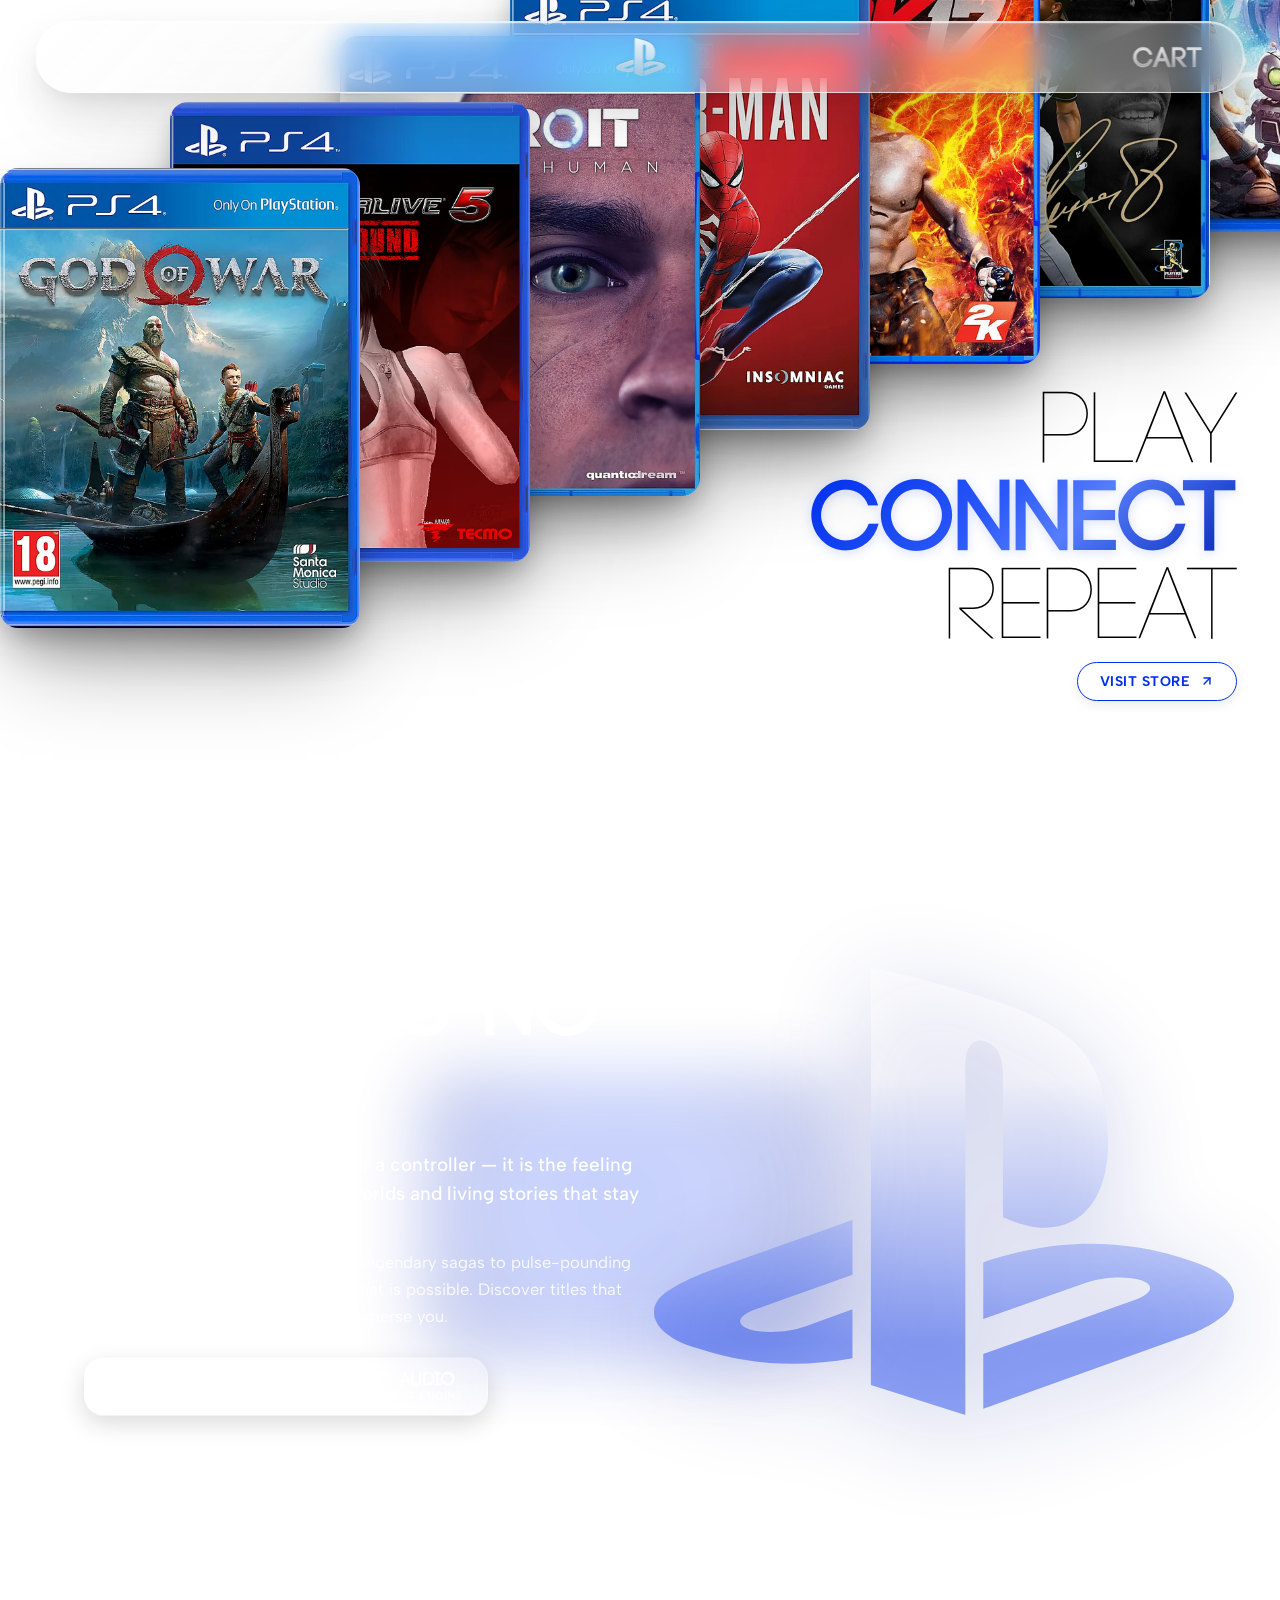
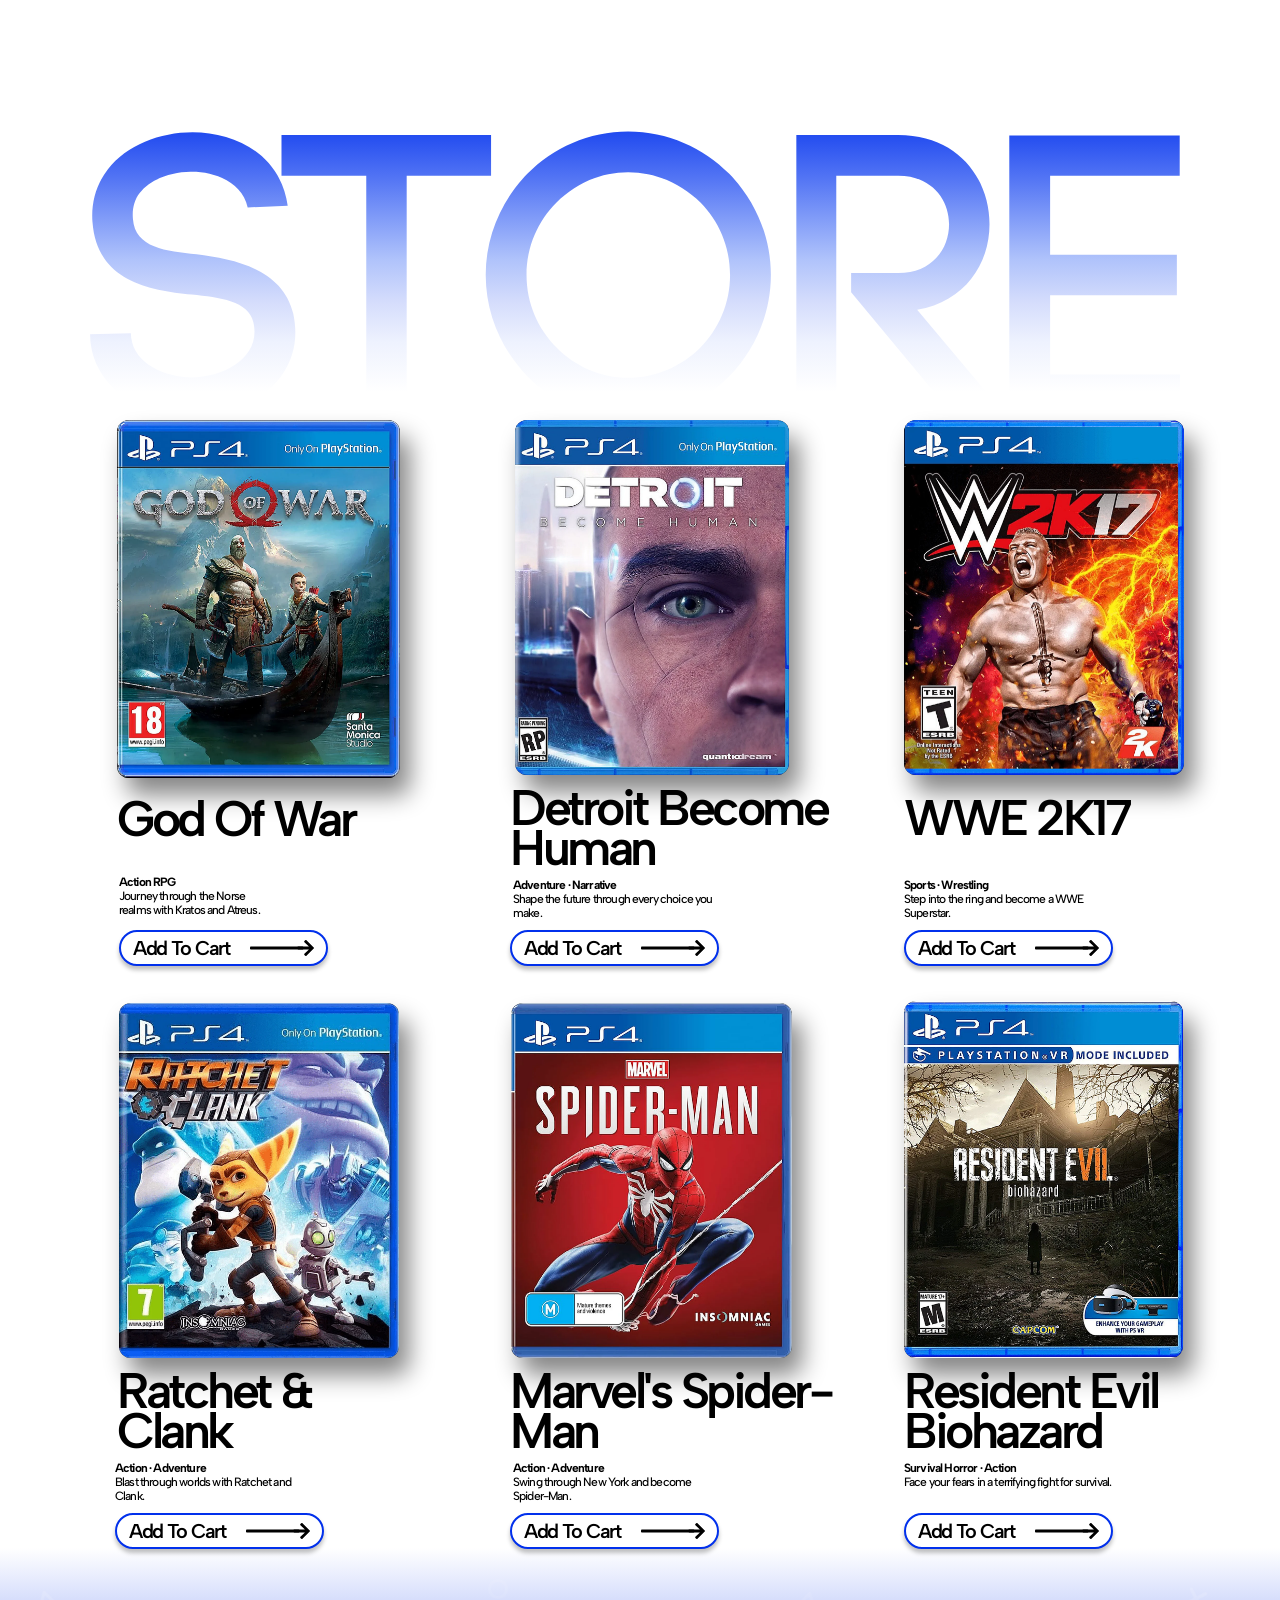
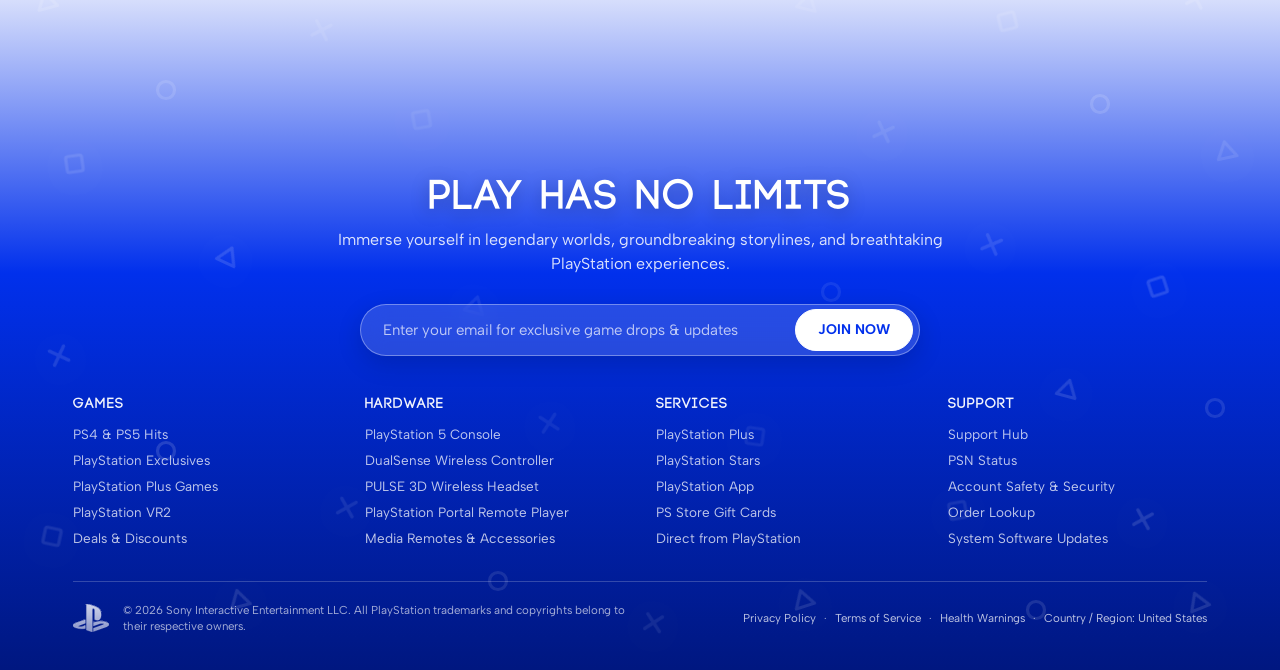
<file: mobile.html>
<!DOCTYPE html>
<html lang="en">

<head>
  <meta charset="UTF-8">
  <meta name="viewport" content="width=device-width, initial-scale=1.0, maximum-scale=5.0, user-scalable=yes">
  <title>PlayStation Store</title>
  <meta name="description"
    content="Explore next-generation gaming on the PlayStation Store concept UI featuring live 3D showcase carousels, responsive cart state, and procedural Web Audio.">
  <meta property="og:title" content="PlayStation Store — Concept UI">
  <meta property="og:description"
    content="Connect. Play. Repeat. Discover top PlayStation hits, exclusives, and interactive next-gen showcases.">
  <meta property="og:type" content="website">
  <meta property="og:image" content="assets/gow.webp">
  <meta name="theme-color" content="#000000">
  <meta name="twitter:card" content="summary_large_image">
  <meta name="twitter:title" content="PlayStation Store — Concept UI">
  <meta name="twitter:description" content="Connect. Play. Repeat. Discover top PlayStation hits, exclusives, and interactive next-gen showcases.">
  <meta name="twitter:image" content="assets/gow.webp">
  <link rel="canonical" href="https://byanam.github.io/PlayStation-Store-UI/mobile.html">
  <link rel="icon" type="image/svg+xml" href="assets/favicon.svg">

  <!-- Desktop redirect for large screens unless explicitly on mobile URL -->
  <script>
    if (window.innerWidth > 768 && !window.location.search.includes('mobile=1')) {
      window.location.replace('index.html' + window.location.search + window.location.hash);
    }
  </script>

  <!-- Preconnect & Preload Key Hero Assets -->
  <link rel="preconnect" href="https://fonts.googleapis.com">
  <link rel="preconnect" href="https://fonts.gstatic.com" crossorigin>
  <link rel="preload" as="image" href="assets/gow.webp?v=hd" type="image/webp" fetchpriority="high">
  <link rel="preload" as="image" href="assets/doa.webp?v=hd" type="image/webp" fetchpriority="high">
  <link rel="preload" as="image" href="assets/detroit.webp?v=hd" type="image/webp" fetchpriority="high">
  <link rel="preload" as="image" href="assets/spider.webp?v=hd" type="image/webp" fetchpriority="high">
  <link
    href="https://fonts.googleapis.com/css2?family=Albert+Sans:wght@400;500;600;700&family=Outfit:wght@300;400;600;700;800&display=swap"
    rel="stylesheet">
  <link rel="stylesheet" href="mobile.css?v=202609092020">
</head>

<body>

  <!-- Floating Glassmorphic Navbar -->
  <header class="navbar" id="navbar">
    <div class="navbar__inner">
      <img class="navbar__logo" id="navbarLogoBtn" alt="PlayStation" src="assets/navbar_logo.svg?v=202608231804">
      <img class="navbar__cart" alt="CART" src="assets/cart_text.svg?v=202609092028" id="navbarCartBtn">
    </div>
  </header>

  <!-- Floating Glassmorphic Cart Panel -->
  <aside class="cart-panel" id="cartPanel" aria-label="Shopping Cart">
    <div class="cart-panel__header">
      <img class="cart-panel__title-svg" alt="CART" src="assets/cart_text.svg?v=202609092028">
      <button class="cart-panel__close" id="cartCloseBtn" aria-label="Close cart">
        <img class="cart-panel__close-icon" src="assets/cart_close.svg?v=202609091945" alt="&times;">
      </button>
    </div>
    <div class="cart-panel__items" id="cartItems">
      <!-- Injected via JavaScript -->
    </div>
    <div class="cart-panel__footer">
      <div class="cart-panel__summary">
        <span class="cart-panel__total-label">SUBTOTAL</span>
        <span class="cart-panel__total" id="cartTotal">$99.98</span>
      </div>
      <button class="cart-panel__checkout" id="cartCheckout" type="button">
        <span>CHECKOUT</span>
        <svg width="14" height="14" viewBox="0 0 24 24" fill="none" stroke="currentColor" stroke-width="2.5"
          stroke-linecap="round" stroke-linejoin="round">
          <line x1="5" y1="12" x2="19" y2="12"></line>
          <polyline points="12 5 19 12 12 19"></polyline>
        </svg>
      </button>
    </div>
  </aside>

  <main>
    <!-- SECTION 1: HERO (Connecting, Playing, Repeating) -->
    <section class="hero" aria-label="Featured Games Gallery">

      <!-- Diagonal Floating Cards Stack -->
      <div class="hero__stack">
        <div class="hero__track">

          <!-- Set 1: 9 cards from front (God of War) to back (RE7 Biohazard) -->
          <div class="cover cover--gow">
            <img src="assets/gow.webp?v=hd" alt="God of War" fetchpriority="high" loading="eager" decoding="async">
          </div>
          <div class="cover cover--doa">
            <img src="assets/doa.webp?v=hd" alt="Dead or Alive 5" fetchpriority="high" loading="eager" decoding="async">
          </div>
          <div class="cover cover--detroit">
            <img src="assets/detroit.webp?v=hd" alt="Detroit Become Human" fetchpriority="high" loading="eager" decoding="async">
          </div>
          <div class="cover cover--spider">
            <img src="assets/spider.webp?v=hd" alt="Spider-Man" fetchpriority="high" loading="eager" decoding="async">
          </div>
          <div class="cover cover--wwe">
            <img src="assets/wwe.webp?v=hd" alt="WWE 2K17" loading="eager" decoding="async">
          </div>
          <div class="cover cover--maden">
            <img src="assets/maden.webp?v=hd" alt="Madden NFL 17" loading="eager" decoding="async">
          </div>
          <div class="cover cover--ratchet2">
            <img src="assets/ratchet2.webp?v=hd" alt="Ratchet and Clank" loading="eager" decoding="async">
          </div>
          <div class="cover cover--grid">
            <img src="assets/grid.webp?v=hd" alt="GRID" loading="eager" decoding="async">
          </div>
          <div class="cover cover--re7b">
            <img src="assets/re7b.webp?v=hd" alt="Resident Evil 7 Biohazard" loading="eager" decoding="async">
          </div>

          <!-- Set 2: seamless duplicate loop extending up-right behind Set 1 -->
          <div class="cover cover--gow-2">
            <img src="assets/gow.webp?v=hd" alt="God of War" loading="eager" decoding="async">
          </div>
          <div class="cover cover--doa-2">
            <img src="assets/doa.webp?v=hd" alt="Dead or Alive 5" loading="eager" decoding="async">
          </div>
          <div class="cover cover--detroit-2">
            <img src="assets/detroit.webp?v=hd" alt="Detroit Become Human" loading="eager" decoding="async">
          </div>
          <div class="cover cover--spider-2">
            <img src="assets/spider.webp?v=hd" alt="Spider-Man" loading="eager" decoding="async">
          </div>
          <div class="cover cover--wwe-2">
            <img src="assets/wwe.webp?v=hd" alt="WWE 2K17" loading="eager" decoding="async">
          </div>
          <div class="cover cover--maden-2">
            <img src="assets/maden.webp?v=hd" alt="Madden NFL 17" loading="eager" decoding="async">
          </div>
          <div class="cover cover--ratchet2-2">
            <img src="assets/ratchet2.webp?v=hd" alt="Ratchet and Clank" loading="eager" decoding="async">
          </div>
          <div class="cover cover--grid-2">
            <img src="assets/grid.webp?v=hd" alt="GRID" loading="eager" decoding="async">
          </div>
          <div class="cover cover--re7b-2">
            <img src="assets/re7b.webp?v=hd" alt="Resident Evil 7 Biohazard" loading="eager" decoding="async">
          </div>

        </div>
      </div>

      <h1 class="hero__title">
        <span class="hero-word hero-word--play">play</span>
        <span class="hero-word hero-word--connect">connect</span>
        <span class="hero-word hero-word--repeat">repeat</span>
        <span class="hero__action">
          <a href="#store" class="hero__cta" id="heroCtaBtn">
            <span>VISIT STORE</span>
            <svg width="14" height="14" viewBox="0 0 24 24" fill="none" stroke="currentColor" stroke-width="2.5"
              stroke-linecap="round" stroke-linejoin="round">
              <line x1="7" y1="17" x2="17" y2="7"></line>
              <polyline points="7 7 17 7 17 17"></polyline>
            </svg>
          </a>
        </span>
      </h1>
    </section>

    <!-- SECTION 2: PROMO -->
    <section class="promo">
      <div class="promo__glow"></div>
      <img class="promo__logo" alt="PlayStation Plus Promo Logo" src="assets/promo_logo.svg">

      <div class="promo__content">
        <h2 class="promo__title">PLAY HAS NO LIMITS</h2>
        <div class="promo__text">
          <p class="promo__lead">Gaming is more than a screen or a controller — it is the feeling of stepping into
            extraordinary worlds and living stories that stay with you forever.</p>
          <p>From breathtaking open worlds and legendary sagas to pulse-pounding competition, PlayStation redefines what
            is possible. Discover titles that challenge, inspire, and completely immerse you.</p>
        </div>
        <div class="promo__stats">
          <div class="promo__stat">
            <span class="promo__stat-val">4K</span>
            <span class="promo__stat-lbl">HDR Gaming</span>
          </div>
          <div class="promo__stat-sep"></div>
          <div class="promo__stat">
            <span class="promo__stat-val">120 FPS</span>
            <span class="promo__stat-lbl">Ultra Smooth</span>
          </div>
          <div class="promo__stat-sep"></div>
          <div class="promo__stat">
            <span class="promo__stat-val">3D AUDIO</span>
            <span class="promo__stat-lbl">Tempest Engine</span>
          </div>
        </div>
      </div>
    </section>

    <!-- SECTION 3: STORE -->
    <section class="store" id="store">
      <p class="store__heading">STORE</p>

      <div class="games">

        <!-- Game 1: God of War -->
        <div class="game-card">
          <div class="art art--gow">
            <img src="assets/gow.webp" alt="God of War" loading="lazy" decoding="async">
            <video class="art__video" src="assets/videos/gow.mp4" muted loop playsinline preload="none"></video>
          </div>
          <p class="title title--gow">God Of War</p>
          <p class="meta meta--gow"><span class="meta__cat">Action RPG</span><br>
            <span class="meta__desc">Journey through the Norse realms with Kratos and Atreus.</span>
          </p>
          <button class="buy buy--gow" data-id="gow" type="button">Add To Cart
            <img class="buy__arrow" alt="" src="assets/buy_arrow.svg">
          </button>
        </div>

        <!-- Game 2: Detroit Become Human -->
        <div class="game-card">
          <div class="art art--detroit">
            <img src="assets/detroit.webp" alt="Detroit Become Human" loading="lazy" decoding="async">
            <video class="art__video" src="assets/videos/detroit.mp4" muted loop playsinline preload="none"></video>
          </div>
          <p class="title title--detroit">Detroit Become Human</p>
          <p class="meta meta--detroit"><span class="meta__cat">Adventure &middot; Narrative</span><br>
            <span class="meta__desc">Shape the future through every choice you make.</span>
          </p>
          <button class="buy buy--detroit" data-id="detroit" type="button">Add To Cart
            <img class="buy__arrow" alt="" src="assets/buy_arrow.svg">
          </button>
        </div>

        <!-- Game 3: WWE 2K17 -->
        <div class="game-card">
          <div class="art art--wwe">
            <img src="assets/wwe.webp" alt="WWE 2K17" loading="lazy" decoding="async">
            <video class="art__video" src="assets/videos/wwe.mp4" muted loop playsinline preload="none"></video>
          </div>
          <p class="title title--wwe">WWE 2K17</p>
          <p class="meta meta--wwe"><span class="meta__cat">Sports &middot; Wrestling</span><br>
            <span class="meta__desc">Step into the ring and become a WWE Superstar.</span>
          </p>
          <button class="buy buy--wwe" data-id="wwe" type="button">Add To Cart
            <img class="buy__arrow" alt="" src="assets/buy_arrow.svg">
          </button>
        </div>

        <!-- Game 4: Ratchet & Clank -->
        <div class="game-card">
          <div class="art art--mouse">
            <img src="assets/ratchet.webp" alt="Ratchet and Clank" loading="lazy" decoding="async">
            <video class="art__video" src="assets/videos/ratchet.mp4" muted loop playsinline preload="none"></video>
          </div>
          <p class="title title--mouse">Ratchet &amp;<br>Clank</p>
          <p class="meta meta--mouse"><span class="meta__cat">Action &middot; Adventure</span><br>
            <span class="meta__desc">Blast through worlds with Ratchet and Clank.</span>
          </p>
          <button class="buy buy--mouse" data-id="ratchet" type="button">Add To Cart
            <img class="buy__arrow" alt="" src="assets/buy_arrow.svg">
          </button>
        </div>

        <!-- Game 5: Marvel's Spider-Man -->
        <div class="game-card">
          <div class="art art--spider">
            <img src="assets/spider.webp" alt="Spider-Man" loading="lazy" decoding="async">
            <video class="art__video" src="assets/videos/spider.mp4" muted loop playsinline preload="none"></video>
          </div>
          <p class="title title--spider">Marvel's Spider-Man</p>
          <p class="meta meta--spider"><span class="meta__cat">Action &middot; Adventure</span><br>
            <span class="meta__desc">Swing through New York and become Spider-Man.</span>
          </p>
          <button class="buy buy--spider" data-id="spider" type="button">Add To Cart
            <img class="buy__arrow" alt="" src="assets/buy_arrow.svg">
          </button>
        </div>

        <!-- Game 6: Resident Evil Biohazard -->
        <div class="game-card">
          <div class="art art--evil">
            <img src="assets/re7.webp" alt="Resident Evil Biohazard" loading="lazy" decoding="async">
            <video class="art__video" src="assets/videos/re7.mp4" muted loop playsinline preload="none"></video>
          </div>
          <p class="title title--evil">Resident Evil Biohazard</p>
          <p class="meta meta--evil"><span class="meta__cat">Survival Horror &middot; Action</span><br>
            <span class="meta__desc">Face your fears in a terrifying fight for survival.</span>
          </p>
          <button class="buy buy--evil" data-id="re7" type="button">Add To Cart
            <img class="buy__arrow" alt="" src="assets/buy_arrow.svg">
          </button>
        </div>

      </div>
    </section>

    <!-- SECTION 4: PREMIUM PLAYSTATION ECOSYSTEM FOOTER -->
    <footer class="page-footer">
      <!-- PlayStation Vector Icon Definitions -->
      <svg style="display: none;">
        <defs>
          <g id="ps-tri">
            <polygon points="12 3.5 21.5 19.5 2.5 19.5" fill="none" stroke="currentColor" stroke-width="3.2"
              stroke-linejoin="round" stroke-linecap="round" />
          </g>
          <g id="ps-sq">
            <rect x="3.5" y="3.5" width="17" height="17" rx="2.5" fill="none" stroke="currentColor" stroke-width="3.2"
              stroke-linejoin="round" stroke-linecap="round" />
          </g>
          <g id="ps-x">
            <line x1="4.5" y1="4.5" x2="19.5" y2="19.5" stroke="currentColor" stroke-width="3.2" stroke-linecap="round" />
            <line x1="19.5" y1="4.5" x2="4.5" y2="19.5" stroke="currentColor" stroke-width="3.2" stroke-linecap="round" />
          </g>
          <g id="ps-cir">
            <circle cx="12" cy="12" r="8.5" fill="none" stroke="currentColor" stroke-width="3.2" />
          </g>
        </defs>
      </svg>

      <!-- PlayStation Shapes Subtle Floating Scatter -->
      <div class="page-footer__scatter" aria-hidden="true">
        <svg class="sc-sym" style="top: 8%; left: 6%; width: 44px; height: 44px; transform: rotate(18deg); opacity: 0.14;">
          <use href="#ps-tri" />
        </svg>
        <svg class="sc-sym" style="top: 14%; left: 86%; width: 50px; height: 50px; transform: rotate(-25deg); opacity: 0.12;">
          <use href="#ps-cir" />
        </svg>
        <svg class="sc-sym" style="top: 38%; left: 8%; width: 42px; height: 42px; transform: rotate(35deg); opacity: 0.11;">
          <use href="#ps-sq" />
        </svg>
        <svg class="sc-sym" style="top: 48%; left: 88%; width: 48px; height: 48px; transform: rotate(-15deg); opacity: 0.13;">
          <use href="#ps-x" />
        </svg>
        <svg class="sc-sym" style="top: 75%; left: 4%; width: 52px; height: 52px; transform: rotate(12deg); opacity: 0.12;">
          <use href="#ps-cir" />
        </svg>
        <svg class="sc-sym" style="top: 88%; left: 90%; width: 46px; height: 46px; transform: rotate(-22deg); opacity: 0.12;">
          <use href="#ps-tri" />
        </svg>
      </div>

      <div class="page-footer__content">

        <!-- Headline & Value Prop -->
        <div class="page-footer__hero">
          <h2 class="page-footer__tagline">PLAY HAS NO LIMITS</h2>
          <p class="page-footer__desc">Immerse yourself in legendary worlds, groundbreaking storylines, and breathtaking
            PlayStation experiences.</p>
        </div>

        <!-- Newsletter Bar -->
        <div class="page-footer__newsletter">
          <form class="newsletter__glass" id="newsletterForm" onsubmit="event.preventDefault(); handleNewsletterSubmit();">
            <input type="email" class="newsletter__input" id="newsletterInput"
              placeholder="Enter your email for exclusive game drops & updates" aria-label="Email address" required>
            <button class="newsletter__btn" type="submit">JOIN NOW</button>
          </form>
        </div>

        <!-- Navigation Columns -->
        <div class="page-footer__links">
          <div class="footer-col">
            <h3 class="footer-col__title">GAMES</h3>
            <ul class="footer-col__list">
              <li><a href="#store">PS4 & PS5 Hits</a></li>
              <li><a href="#store">PlayStation Exclusives</a></li>
              <li><a href="#store">PlayStation Plus Games</a></li>
              <li><a href="#store">PlayStation VR2</a></li>
              <li><a href="#store">Deals & Discounts</a></li>
            </ul>
          </div>

          <div class="footer-col">
            <h3 class="footer-col__title">HARDWARE</h3>
            <ul class="footer-col__list">
              <li><a href="#">PlayStation 5 Console</a></li>
              <li><a href="#">DualSense Wireless Controller</a></li>
              <li><a href="#">PULSE 3D Wireless Headset</a></li>
              <li><a href="#">PlayStation Portal Remote Player</a></li>
              <li><a href="#">Media Remotes & Accessories</a></li>
            </ul>
          </div>

          <div class="footer-col">
            <h3 class="footer-col__title">SERVICES</h3>
            <ul class="footer-col__list">
              <li><a href="#">PlayStation Plus</a></li>
              <li><a href="#">PlayStation Stars</a></li>
              <li><a href="#">PlayStation App</a></li>
              <li><a href="#">PS Store Gift Cards</a></li>
              <li><a href="#">Direct from PlayStation</a></li>
            </ul>
          </div>

          <div class="footer-col">
            <h3 class="footer-col__title">SUPPORT</h3>
            <ul class="footer-col__list">
              <li><a href="#">Support Hub</a></li>
              <li><a href="#">PSN Status</a></li>
              <li><a href="#">Account Safety & Security</a></li>
              <li><a href="#">Order Lookup</a></li>
              <li><a href="#">System Software Updates</a></li>
            </ul>
          </div>
        </div>

        <!-- Bottom Copyright & Legal Strip -->
        <div class="page-footer__bottom">
          <div class="footer-brand">
            <img class="footer-brand__logo" alt="PlayStation" src="assets/navbar_logo.svg">
            <p class="footer-brand__copy">&copy; 2026 Sony Interactive Entertainment LLC. All PlayStation trademarks and
              copyrights belong to their respective owners.</p>
          </div>
          <div class="footer-legal">
            <a href="#">Privacy Policy</a>
            <span>&middot;</span>
            <a href="#">Terms of Service</a>
            <span>&middot;</span>
            <a href="#">Health Warnings</a>
            <span>&middot;</span>
            <a href="#">Country / Region: United States</a>
          </div>
        </div>

      </div>
    </footer>
  </main>

  <!-- Interactive Toast Notification -->
  <div class="toast" id="toast">Item added to your cart</div>

  <!-- Interactive Scripts -->
  <script>
    // Premium Web Audio UI Sound Synthesizer
    var AudioFX = (function () {
      var ctx = null;

      function getContext() {
        if (!ctx) {
          var AudioContext = window.AudioContext || window.webkitAudioContext;
          if (AudioContext) ctx = new AudioContext();
        }
        if (ctx && ctx.state === 'suspended') {
          ctx.resume();
        }
        return ctx;
      }

      function playTone(freq, duration, type, startGain, endGain) {
        var c = getContext();
        if (!c) return;
        try {
          var osc = c.createOscillator();
          var gain = c.createGain();
          osc.type = type || 'sine';
          osc.frequency.setValueAtTime(freq, c.currentTime);
          gain.gain.setValueAtTime(startGain || 0.05, c.currentTime);
          gain.gain.exponentialRampToValueAtTime(endGain || 0.0001, c.currentTime + duration);
          osc.connect(gain);
          gain.connect(c.destination);
          osc.start();
          osc.stop(c.currentTime + duration);
        } catch (e) { }
      }

      return {
        hover: function () {
          playTone(480, 0.045, 'sine', 0.02, 0.0001);
        },
        click: function () {
          var c = getContext();
          if (!c) return;
          try {
            var osc = c.createOscillator();
            var gain = c.createGain();
            osc.type = 'triangle';
            osc.frequency.setValueAtTime(320, c.currentTime);
            osc.frequency.exponentialRampToValueAtTime(560, c.currentTime + 0.06);
            gain.gain.setValueAtTime(0.06, c.currentTime);
            gain.gain.exponentialRampToValueAtTime(0.0001, c.currentTime + 0.07);
            osc.connect(gain);
            gain.connect(c.destination);
            osc.start();
            osc.stop(c.currentTime + 0.07);
          } catch (e) { }
        },
        addToCart: function () {
          var c = getContext();
          if (!c) return;
          try {
            [523.25, 659.25, 783.99].forEach(function (f, i) {
              setTimeout(function () {
                playTone(f, 0.14, 'sine', 0.05, 0.0001);
              }, i * 40);
            });
          } catch (e) { }
        },
        cartOpen: function () {
          var c = getContext();
          if (!c) return;
          try {
            [392.00, 523.25].forEach(function (f, i) {
              setTimeout(function () {
                playTone(f, 0.18, 'triangle', 0.04, 0.0001);
              }, i * 50);
            });
          } catch (e) { }
        },
        remove: function () {
          var c = getContext();
          if (!c) return;
          try {
            var osc = c.createOscillator();
            var gain = c.createGain();
            osc.type = 'sine';
            osc.frequency.setValueAtTime(420, c.currentTime);
            osc.frequency.exponentialRampToValueAtTime(220, c.currentTime + 0.12);
            gain.gain.setValueAtTime(0.05, c.currentTime);
            gain.gain.exponentialRampToValueAtTime(0.0001, c.currentTime + 0.12);
            osc.connect(gain);
            gain.connect(c.destination);
            osc.start();
            osc.stop(c.currentTime + 0.12);
          } catch (e) { }
        },
        glide: function () {
          var c = getContext();
          if (!c) return;
          try {
            var osc = c.createOscillator();
            var gain = c.createGain();
            osc.type = 'sine';
            osc.frequency.setValueAtTime(320, c.currentTime);
            osc.frequency.exponentialRampToValueAtTime(480, c.currentTime + 0.15);
            gain.gain.setValueAtTime(0.04, c.currentTime);
            gain.gain.exponentialRampToValueAtTime(0.0001, c.currentTime + 0.15);
            osc.connect(gain);
            gain.connect(c.destination);
            osc.start();
            osc.stop(c.currentTime + 0.15);
          } catch (e) { }
        }
      };
    })();

    // Shared Game Catalog
    var gameDetails = {
      'gow': { id: 'gow', title: 'God of War', price: 59.99, img: 'assets/gow.webp' },
      'detroit': { id: 'detroit', title: 'Detroit Become Human', price: 39.99, img: 'assets/detroit.webp' },
      'wwe': { id: 'wwe', title: 'WWE 2K17', price: 49.99, img: 'assets/wwe.webp' },
      'ratchet': { id: 'ratchet', title: 'Ratchet & Clank', price: 69.99, img: 'assets/ratchet.webp' },
      'spider': { id: 'spider', title: "Marvel's Spider-Man", price: 49.99, img: 'assets/spider.webp' },
      're7': { id: 're7', title: 'Resident Evil Biohazard', price: 19.99, img: 'assets/re7.webp' }
    };

    var defaultCart = [
      { id: 'gow', title: 'God of War', price: 59.99, img: 'assets/gow.webp' },
      { id: 'detroit', title: 'Detroit Become Human', price: 39.99, img: 'assets/detroit.webp' }
    ];

    var cartState = (function () {
      try {
        var saved = localStorage.getItem('playstation_cart');
        return saved ? JSON.parse(saved) : defaultCart;
      } catch (e) {
        return defaultCart;
      }
    })();

    function saveCart() {
      try {
        localStorage.setItem('playstation_cart', JSON.stringify(cartState));
      } catch (e) { }
    }

    function renderCart() {
      var container = document.getElementById('cartItems');
      var totalEl = document.getElementById('cartTotal');
      if (!container || !totalEl) return;

      if (cartState.length === 0) {
        container.classList.add('is-empty');
        container.innerHTML = '<div class="cart-empty"><img class="cart-empty__svg" alt="YOUR CART IS EMPTY" src="assets/cart_empty_text.svg?v=202609091930"></div>';
        totalEl.textContent = '$0.00';
        return;
      }
      container.classList.remove('is-empty');

      var total = 0;
      container.innerHTML = cartState.map(function (item, idx) {
        total += item.price;
        return '<div class="cart-item">' +
          '<img src="' + item.img + '" alt="' + item.title + '" loading="lazy" decoding="async">' +
          '<button class="cart-item__remove" aria-label="Remove ' + item.title + '" onclick="event.stopPropagation(); removeCartItem(event, ' + idx + ');" title="Remove item">&times;</button>' +
          '<div class="cart-item__price">$' + item.price.toFixed(2) + '</div>' +
          '</div>';
      }).join('');

      totalEl.textContent = '$' + total.toFixed(2);
    }

    window.removeCartItem = function (e, idx) {
      if (e && e.stopPropagation) e.stopPropagation();
      AudioFX.remove();
      cartState.splice(idx, 1);
      saveCart();
      renderCart();
    };

    function toggleCart(forceOpen) {
      var panel = document.getElementById('cartPanel');
      if (!panel) return;
      var willOpen = (forceOpen !== undefined) ? forceOpen : !panel.classList.contains('is-open');
      if (willOpen) {
        AudioFX.cartOpen();
        panel.classList.add('is-open');
        document.body.classList.add('cart-open');
      } else {
        AudioFX.remove();
        panel.classList.remove('is-open');
        document.body.classList.remove('cart-open');
      }
    }

    // Cart Button Click
    var cartBtn = document.getElementById('navbarCartBtn');
    if (cartBtn) {
      cartBtn.addEventListener('click', function (e) {
        e.stopPropagation();
        toggleCart();
      });
    }

    // Cart Close Button
    var closeBtn = document.getElementById('cartCloseBtn');
    if (closeBtn) {
      closeBtn.addEventListener('click', function (e) {
        e.stopPropagation();
        toggleCart(false);
      });
    }

    // Close on click outside
    document.addEventListener('click', function (e) {
      var panel = document.getElementById('cartPanel');
      if (panel && panel.classList.contains('is-open')) {
        if (!panel.contains(e.target) && !e.target.closest('#navbarCartBtn')) {
          toggleCart(false);
        }
      }
    });

    // Checkout button
    var checkoutBtn = document.getElementById('cartCheckout');
    if (checkoutBtn) {
      checkoutBtn.addEventListener('click', function (e) {
        e.stopPropagation();
        AudioFX.click();
        window.open('https://www.youtube.com/watch?v=dQw4w9WgXcQ', '_blank');
      });
    }

    // Toast notification
    function showToast(msg) {
      var toast = document.getElementById('toast');
      if (!toast) return;
      toast.textContent = msg;
      toast.classList.add('is-visible');
      clearTimeout(window.__toastTimer);
      window.__toastTimer = setTimeout(function () {
        toast.classList.remove('is-visible');
      }, 2200);
    }

    // Add To Cart Buttons
    document.querySelectorAll('.buy').forEach(function (btn) {
      btn.addEventListener('click', function (e) {
        e.stopPropagation();
        AudioFX.addToCart();
        var gameId = btn.getAttribute('data-id');
        var game = gameDetails[gameId] || gameDetails['gow'];
        cartState.push(game);
        saveCart();
        renderCart();
        showToast('Added ' + game.title + ' to cart');
        toggleCart(true);

        var originalHtml = btn.innerHTML;
        btn.innerHTML = 'Added! <img class="buy__arrow" alt="" src="assets/buy_arrow.svg" style="transform: rotate(45deg); filter: brightness(0) invert(1);">';
        setTimeout(function () {
          btn.innerHTML = originalHtml;
        }, 1400);
      });
    });

    // Logo Click -> Smooth Scroll to top
    var navLogo = document.getElementById('navbarLogoBtn');
    if (navLogo) {
      navLogo.addEventListener('click', function (e) {
        e.stopPropagation();
        AudioFX.glide();
        toggleCart(false);
        window.scrollTo({ top: 0, behavior: 'smooth' });
      });
    }

    // Hero CTA -> Smooth Scroll to Store
    var heroCta = document.getElementById('heroCtaBtn');
    if (heroCta) {
      heroCta.addEventListener('click', function (e) {
        e.preventDefault();
        AudioFX.glide();
        var store = document.getElementById('store');
        if (store) {
          var target = store.getBoundingClientRect().top + window.pageYOffset - 60;
          window.scrollTo({ top: target, behavior: 'smooth' });
        }
      });
    }

    // Newsletter submit
    window.handleNewsletterSubmit = function () {
      AudioFX.click();
      var input = document.getElementById('newsletterInput');
      if (input) {
        var email = input.value;
        input.value = '';
        showToast('Thanks for subscribing, ' + (email.split('@')[0] || 'gamer') + '!');
      }
    };

    // Video preview on hover / touch
    document.querySelectorAll('.game-card').forEach(function (card) {
      var video = card.querySelector('.art__video');
      if (!video) return;

      card.addEventListener('mouseenter', function () {
        if (video.preload === 'none') video.preload = 'auto';
        video.currentTime = 0;
        video.play().catch(function () { });
      });

      card.addEventListener('mouseleave', function () {
        video.pause();
        video.currentTime = 0;
      });

      card.addEventListener('touchstart', function () {
        if (video.preload === 'none') video.preload = 'auto';
        if (video.paused) {
          video.play().catch(function () { });
        } else {
          video.pause();
        }
      }, { passive: true });
    });

    // High-performance RAF scroll-reactive animations (Page 2 Promo Glow & Store Heading)
    var promo = document.querySelector('.promo');
    var promoGlow = document.querySelector('.promo__glow');
    var storeHeading = document.querySelector('.store__heading');
    var storeSection = document.querySelector('.store');

    var ticking = false;
    function updateScrollEffects() {
      var windowH = window.innerHeight;

      if (promo && promoGlow) {
        var pRect = promo.getBoundingClientRect();
        var pStart = windowH * 0.95;
        var pEnd = windowH * 0.1;
        var pProgress = Math.max(0, Math.min(1.25, (pStart - pRect.top) / (pStart - pEnd)));
        var scaleVal = 0.4 + pProgress * 0.7;
        var opacityVal = 0.2 + pProgress * 0.8;
        promoGlow.style.transform = 'translate(-50%, -50%) scale(' + scaleVal.toFixed(3) + ')';
        promoGlow.style.opacity = opacityVal.toFixed(2);
      }

      if (storeHeading && storeSection) {
        var sRect = storeSection.getBoundingClientRect();
        var sStart = windowH * 0.85;
        var sEnd = -sRect.height * 0.4;
        var sProgress = Math.max(0, Math.min(1, (sStart - sRect.top) / (sStart - sEnd)));
        var s0 = Math.max(0, sProgress * 35);
        var s7 = Math.min(100, s0 + 72);

        storeHeading.style.backgroundImage = 'linear-gradient(180deg, ' +
          '#0130EC 0%, ' +
          '#0130EC ' + s0.toFixed(1) + '%, ' +
          '#254ef0 ' + (s0 + 10).toFixed(1) + '%, ' +
          '#5274f4 ' + (s0 + 20).toFixed(1) + '%, ' +
          '#819cf8 ' + (s0 + 30).toFixed(1) + '%, ' +
          '#b0c3fb ' + (s0 + 40).toFixed(1) + '%, ' +
          '#d4dcfc ' + (s0 + 50).toFixed(1) + '%, ' +
          '#eef2fe ' + (s0 + 60).toFixed(1) + '%, ' +
          '#FFFFFF ' + s7.toFixed(1) + '%, ' +
          '#FFFFFF 100%)';
      }

      ticking = false;
    }

    function requestScrollUpdate() {
      if (!ticking) {
        requestAnimationFrame(updateScrollEffects);
        ticking = true;
      }
    }

    window.addEventListener('scroll', requestScrollUpdate, { passive: true });
    window.addEventListener('resize', requestScrollUpdate, { passive: true });
    requestScrollUpdate();

    renderCart();
  </script>
</body>

</html>
</file>
<file: styles.css>
/* =====================================================================
   PLAYSTATION WEBSITE — FIGMA EXACT REPLICATION
   ===================================================================== */
@font-face {
  font-family: "Code";
  src: local("Code Light"),
       local("CODE Light"),
       url("assets/fonts/code_light.woff") format("woff"),
       url("assets/fonts/code_light.otf") format("opentype");
  font-weight: 300;
  font-style: normal;
  font-display: swap;
}

@font-face {
  font-family: "Code";
  src: local("Code Bold"),
       local("CODE Bold"),
       url("assets/fonts/code_bold.woff") format("woff"),
       url("assets/fonts/code_bold.otf") format("opentype");
  font-weight: 700;
  font-style: normal;
  font-display: swap;
}

:root {
  --code-font: "Code", "Outfit", -apple-system, BlinkMacSystemFont, "Segoe UI", sans-serif;
  --albert: "Albert Sans", -apple-system, BlinkMacSystemFont, Arial, sans-serif;
  --blue: #0130ec;
}

* {
  box-sizing: border-box;
}

html,
body {
  margin: 0;
  padding: 0;
  background: #fff;
  overflow-x: hidden;
  scrollbar-width: none;
  /* Firefox */
  -ms-overflow-style: none;
  /* IE and Edge */
  -webkit-font-smoothing: antialiased;
  -moz-osx-font-smoothing: grayscale;
  text-rendering: optimizeLegibility;
}

html::-webkit-scrollbar,
body::-webkit-scrollbar {
  display: none;
  width: 0;
  height: 0;
}

img {
  display: block;
  width: 100%;
  height: 100%;
  object-fit: cover;
}

p {
  margin: 0;
}

.canvas {
  position: relative;
  width: 1280px;
  height: 3870px;
  transform-origin: top left;
  background: #fff;
  overflow: hidden;
}

/* ---------------------------------------------------------------------
   NAVBAR (Frame 8 & Rectangle 1 - Floating Glass Pill)
--------------------------------------------------------------------- */
.navbar {
  position: fixed;
  width: 1209px;
  height: 72px;
  left: 50%;
  top: 21px;
  transform: translateX(-50%) translateZ(0);
  transform-origin: top center;
  backface-visibility: hidden;
  background: linear-gradient(135deg, rgba(255, 255, 255, 0.48) 0%, rgba(217, 217, 217, 0.38) 100%);
  backdrop-filter: blur(16px) saturate(180%);
  -webkit-backdrop-filter: blur(16px) saturate(180%);
  border: 1px solid rgba(255, 255, 255, 0.65);
  border-radius: 36px;
  z-index: 1000;
  box-shadow:
    inset 0 1px 1.5px 0 rgba(255, 255, 255, 0.85),
    0 8px 20px -4px rgba(0, 0, 0, 0.06),
    0 20px 50px -6px rgba(0, 0, 0, 0.12),
    0 30px 80px -10px rgba(0, 0, 0, 0.08);
  will-change: transform;
}

.navbar::before {
  display: none;
}

.navbar__inner {
  position: relative;
  width: 100%;
  height: 100%;
}

.navbar__logo {
  position: absolute;
  width: 49px;
  height: 38px;
  left: calc(50% - 49px / 2 + 0.5px);
  top: 50%;
  transform: translateY(-50%);
  object-fit: contain;
  opacity: 0.92;
  filter: drop-shadow(0 2px 5px rgba(0, 0, 0, 0.08));
  z-index: 1;
  cursor: pointer;
  user-select: none;
  transition: transform 0.4s cubic-bezier(0.16, 1, 0.3, 1), filter 0.4s cubic-bezier(0.16, 1, 0.3, 1), opacity 0.4s ease;
}

.navbar__logo:hover {
  opacity: 1;
  transform: translateY(-50%) scale(1.08);
  filter: drop-shadow(0 0 14px rgba(1, 48, 236, 0.55)) drop-shadow(0 3px 8px rgba(0, 0, 0, 0.12));
}

.navbar__logo:active {
  transform: translateY(-50%) scale(0.96);
}

.navbar__cart {
  position: absolute;
  width: 80px;
  height: 24px;
  right: 36px;
  top: 50%;
  transform: translateY(-50%);
  object-fit: contain;
  opacity: 0.92;
  filter: drop-shadow(0 2px 5px rgba(0, 0, 0, 0.08));
  z-index: 1;
  user-select: none;
  cursor: pointer;
  transition: transform 0.4s cubic-bezier(0.16, 1, 0.3, 1), filter 0.4s cubic-bezier(0.16, 1, 0.3, 1), opacity 0.4s ease;
}

.navbar__cart:hover {
  opacity: 1;
  transform: translateY(-50%) scale(1.08);
  filter: drop-shadow(0 0 14px rgba(1, 48, 236, 0.55)) drop-shadow(0 3px 8px rgba(0, 0, 0, 0.12));
}

.navbar__cart:active {
  transform: translateY(-50%) scale(0.96);
}

/* When Cart is Open: Navbar text glides down into the cart window */
body.cart-open .navbar__cart {
  opacity: 0;
  transform: translateY(22px) scale(0.85);
  pointer-events: none;
}

/* ---------------------------------------------------------------------
   CART PANEL (Rectangle 2 - Floating Glassmorphic Drawer)
--------------------------------------------------------------------- */
.cart-panel {
  box-sizing: border-box;
  position: fixed;
  width: 348px;
  max-height: calc(100vh - 125px);
  height: 689px;
  right: 36px;
  top: 105px;
  background: linear-gradient(135deg, rgba(255, 255, 255, 0.48) 0%, rgba(217, 217, 217, 0.38) 100%);
  backdrop-filter: blur(16px) saturate(180%);
  -webkit-backdrop-filter: blur(16px) saturate(180%);
  border: 1px solid rgba(255, 255, 255, 0.65);
  border-radius: 42.5px;
  z-index: 1001;
  box-shadow:
    inset 0 1px 1.5px 0 rgba(255, 255, 255, 0.85),
    0 8px 20px -4px rgba(0, 0, 0, 0.06),
    0 20px 50px -6px rgba(0, 0, 0, 0.12),
    0 30px 80px -10px rgba(0, 0, 0, 0.08);
  display: flex;
  flex-direction: column;
  padding: 26px 22px 20px;
  opacity: 0;
  pointer-events: none;
  transform: translateY(-15px) translateZ(0);
  transform-origin: top right;
  backface-visibility: hidden;
  transition: opacity 0.3s cubic-bezier(0.16, 1, 0.3, 1), transform 0.3s cubic-bezier(0.16, 1, 0.3, 1);
  will-change: transform, opacity;
}

.cart-panel.is-open {
  opacity: 1;
  pointer-events: auto;
  transform: translateY(0) translateZ(0);
}

.cart-panel__header {
  display: flex;
  justify-content: space-between;
  align-items: center;
  padding-bottom: 14px;
  border-bottom: 1px solid rgba(255, 255, 255, 0.5);
}

.cart-panel__title-svg {
  width: 80px;
  height: 24px;
  object-fit: contain;
  opacity: 0.92;
  filter: drop-shadow(0 2px 5px rgba(0, 0, 0, 0.08));
  user-select: none;
  cursor: default;
  transform: translateY(-6px);
  transition: transform 0.35s cubic-bezier(0.16, 1, 0.3, 1), filter 0.4s cubic-bezier(0.16, 1, 0.3, 1), opacity 0.4s ease;
}

.cart-panel.is-open .cart-panel__title-svg {
  transform: translateY(0);
}

.cart-panel__title-svg:hover {
  opacity: 1;
  transform: scale(1.06);
  filter: drop-shadow(0 0 14px rgba(1, 48, 236, 0.55)) drop-shadow(0 3px 8px rgba(0, 0, 0, 0.12));
}

/* Close cross button with matching frosted platinum glass, inner shadow & drop shadow */
.cart-panel__close {
  background: none;
  border: none;
  display: inline-flex;
  align-items: center;
  justify-content: center;
  cursor: pointer;
  padding: 4px;
  user-select: none;
  line-height: 1;
  transform: translateY(-6px);
  transition: transform 0.35s cubic-bezier(0.16, 1, 0.3, 1);
}

.cart-panel.is-open .cart-panel__close {
  transform: translateY(0);
}

.cart-panel__close-icon {
  width: 22px;
  height: 22px;
  object-fit: contain;
  opacity: 0.92;
  filter: drop-shadow(0 2px 5px rgba(0, 0, 0, 0.18)) drop-shadow(0 0 10px rgba(1, 48, 236, 0.22));
  transition: transform 0.35s cubic-bezier(0.16, 1, 0.3, 1), filter 0.4s cubic-bezier(0.16, 1, 0.3, 1), opacity 0.4s ease;
}

.cart-panel__close:hover .cart-panel__close-icon {
  opacity: 1;
  transform: scale(1.15) rotate(90deg);
  filter: drop-shadow(0 0 14px rgba(1, 48, 236, 0.65)) drop-shadow(0 3px 8px rgba(0, 0, 0, 0.16));
}

/* Graceful text fallback if SVG is not loaded */
.cart-panel__close:not(:has(.cart-panel__close-icon)) {
  font-family: var(--code-font);
  font-weight: 700;
  font-size: 28px;
  background: linear-gradient(180deg,
      rgba(209, 209, 209, 0.75) 0%,
      rgba(199, 199, 199, 0.65) 58.17%,
      rgba(206, 206, 206, 0.55) 78.37%,
      rgba(196, 196, 196, 0.5) 88.46%);
  -webkit-background-clip: text;
  -webkit-text-fill-color: transparent;
  background-clip: text;
  color: transparent;
  opacity: 0.85;
  filter: drop-shadow(0 2px 5px rgba(0, 0, 0, 0.20)) drop-shadow(0 0 10px rgba(1, 48, 236, 0.25));
  transition: opacity 0.2s ease, transform 0.25s cubic-bezier(0.16, 1, 0.3, 1), filter 0.4s cubic-bezier(0.16, 1, 0.3, 1);
}

.cart-panel__close:not(:has(.cart-panel__close-icon)):hover {
  opacity: 1;
  transform: scale(1.15) rotate(90deg);
  filter: drop-shadow(0 0 14px rgba(1, 48, 236, 0.65)) drop-shadow(0 3px 8px rgba(0, 0, 0, 0.16));
}

.cart-panel__items {
  flex: 1;
  overflow-y: auto;
  overflow-x: hidden;
  padding: 16px 0;
  display: grid;
  grid-template-columns: repeat(2, 1fr);
  gap: 12px;
  align-content: flex-start;
  scrollbar-width: none;
}

.cart-panel__items::-webkit-scrollbar {
  display: none;
}

.cart-panel__items.is-empty,
.cart-panel__items:has(.cart-empty) {
  display: flex;
  flex-direction: column;
  align-items: center;
  justify-content: center;
  align-content: center;
  padding: 0;
  min-height: 280px;
  width: 100%;
}

.cart-empty {
  width: 100%;
  margin: auto;
  display: flex;
  align-items: center;
  justify-content: center;
  text-align: center;
  padding: 24px 10px;
  user-select: none;
}

.cart-empty__svg {
  width: 100%;
  max-width: 258px;
  height: 24px;
  object-fit: contain;
  opacity: 0.58;
  filter: drop-shadow(0 2px 5px rgba(0, 0, 0, 0.08));
  user-select: none;
  cursor: default;
  transform: translateY(-6px);
  transition: transform 0.35s cubic-bezier(0.16, 1, 0.3, 1), filter 0.4s cubic-bezier(0.16, 1, 0.3, 1), opacity 0.4s ease;
}

.cart-panel.is-open .cart-empty__svg {
  transform: translateY(0);
}

.cart-empty__svg:hover {
  opacity: 0.95;
  transform: scale(1.06);
  filter: drop-shadow(0 0 16px rgba(1, 48, 236, 0.55)) drop-shadow(0 3px 8px rgba(0, 0, 0, 0.12));
}

/* Graceful text fallback if SVG is not rendered */
.cart-empty:not(:has(.cart-empty__svg)) {
  font-family: "Code", var(--code-font);
  font-weight: 700;
  font-size: 22px;
  letter-spacing: 1.5px;
  line-height: 1.35;
  text-transform: uppercase;
  white-space: nowrap;
  opacity: 0.58;
  background: linear-gradient(180deg,
      #FFFFFF 0%,
      #ECECEF 45%,
      #DADAE0 75%,
      #C6C6CE 100%);
  -webkit-background-clip: text;
  -webkit-text-fill-color: transparent;
  background-clip: text;
  color: transparent;
  -webkit-text-stroke: 0.35px rgba(255, 255, 255, 0.65);
  filter: drop-shadow(0 2px 5px rgba(0, 0, 0, 0.08));
  transform: translateY(-6px);
  transition: transform 0.35s cubic-bezier(0.16, 1, 0.3, 1), filter 0.4s cubic-bezier(0.16, 1, 0.3, 1), opacity 0.4s ease;
}

.cart-panel.is-open .cart-empty:not(:has(.cart-empty__svg)) {
  transform: translateY(0);
}

.cart-empty:not(:has(.cart-empty__svg)):hover {
  opacity: 0.95;
  transform: scale(1.06);
  filter: drop-shadow(0 0 16px rgba(1, 48, 236, 0.55)) drop-shadow(0 3px 8px rgba(0, 0, 0, 0.12));
}

/* Individual Cart Card (gow, detroit, etc.) */
.cart-item {
  position: relative;
  width: 100%;
  aspect-ratio: 140 / 178;
  border-radius: 12px;
  overflow: hidden;
  background: #000;
  box-shadow: 8px 13px 24px rgba(0, 0, 0, 0.48);
  transition: transform 0.25s ease, box-shadow 0.25s ease;
}

.cart-item:hover {
  transform: translateY(-3px) scale(1.02);
  box-shadow: 10px 17px 28px rgba(0, 0, 0, 0.58);
}

.cart-item img {
  width: 100%;
  height: 100%;
  object-fit: cover;
}

.cart-item__remove {
  position: absolute;
  top: 6px;
  right: 6px;
  width: 24px;
  height: 24px;
  border-radius: 50%;
  background: rgba(0, 0, 0, 0.65);
  color: #fff;
  border: 1px solid rgba(255, 255, 255, 0.4);
  backdrop-filter: blur(4px);
  display: flex;
  align-items: center;
  justify-content: center;
  font-size: 14px;
  cursor: pointer;
  opacity: 0;
  transition: opacity 0.2s ease, transform 0.2s ease, background 0.2s ease;
}

.cart-item:hover .cart-item__remove {
  opacity: 1;
}

.cart-item__remove:hover {
  background: #e60012;
  transform: scale(1.1);
}

.cart-item__price {
  position: absolute;
  bottom: 8px;
  left: 8px;
  background: rgba(0, 0, 0, 0.72);
  backdrop-filter: blur(8px);
  -webkit-backdrop-filter: blur(8px);
  color: #fff;
  font-family: var(--code-font);
  font-size: 12px;
  font-weight: 700;
  letter-spacing: 0.5px;
  padding: 3px 8px;
  border-radius: 6px;
  border: 1px solid rgba(255, 255, 255, 0.25);
  box-shadow: 0 2px 6px rgba(0, 0, 0, 0.35);
}

.cart-panel__footer {
  padding-top: 14px;
  border-top: 1px solid rgba(255, 255, 255, 0.5);
  display: flex;
  flex-direction: column;
  gap: 12px;
}

.cart-panel__summary {
  display: flex;
  justify-content: space-between;
  align-items: center;
  font-family: var(--code-font);
  font-weight: 700;
}

.cart-panel__total-label {
  font-family: var(--code-font);
  font-weight: 700;
  font-size: 15px;
  color: rgba(0, 0, 0, 0.82);
  letter-spacing: 1px;
}

.cart-panel__total {
  font-family: var(--code-font);
  font-weight: 700;
  font-size: 20px;
  color: #000;
  letter-spacing: 0.5px;
}

.cart-panel__checkout {
  position: relative;
  width: 100%;
  height: 48px;
  background: var(--blue);
  border: 2px solid var(--blue);
  border-radius: 24px;
  box-shadow: 0 4px 12px rgba(1, 48, 236, 0.28);
  font-family: var(--code-font);
  font-weight: 700;
  font-size: 16px;
  letter-spacing: 1px;
  color: #fff;
  display: flex;
  align-items: center;
  justify-content: center;
  gap: 8px;
  cursor: pointer;
  overflow: hidden;
  isolation: isolate;
  transition: all 0.35s cubic-bezier(0.16, 1, 0.3, 1);
}

.cart-panel__checkout::before {
  content: "";
  position: absolute;
  left: 0;
  top: 0;
  width: 100%;
  height: 100%;
  background: #fff;
  transform: scaleX(0);
  transform-origin: left center;
  transition: transform 0.65s cubic-bezier(0.25, 1, 0.5, 1);
  z-index: -1;
}

.cart-panel__checkout:hover {
  color: var(--blue);
}

.cart-panel__checkout:hover::before {
  transform: scaleX(1);
}

/* ---------------------------------------------------------------------
   HERO  13,355  1134x478 (Figma Exact)
--------------------------------------------------------------------- */
.hero {
  position: absolute;
  left: 0px;
  top: 240px;
  width: 1280px;
  height: 640px;
}

.hero__stack {
  position: absolute;
  left: 0px;
  top: -406px;
  width: 1280px;
  height: 1400px;
  overflow: hidden;
}

/* ── Infinite diagonal scroll track ────────────────────────── */
.hero__track {
  position: absolute;
  left: 0;
  top: 0;
  width: 100%;
  height: 100%;
  animation: heroScroll 90s linear infinite;
  will-change: transform;
  backface-visibility: hidden;
  transform: translate3d(0, 0, 0);
}

@keyframes heroScroll {
  from {
    transform: translate3d(0, 0, 0);
  }

  to {
    transform: translate3d(-1530px, 594px, 0);
  }
}

.cover {
  position: absolute;
  width: 360px;
  height: 460px;
  border-radius: 18px;
  overflow: hidden;
  box-shadow:
    inset 0 1px 1px 0 rgba(255, 255, 255, 0.25),
    0 10px 25px -5px rgba(0, 0, 0, 0.18),
    0 25px 50px -12px rgba(0, 0, 0, 0.28),
    0 45px 90px -20px rgba(0, 0, 0, 0.38);
}

.cover img {
  width: 100%;
  height: 100%;
  object-fit: cover;
  image-rendering: -webkit-optimize-contrast;
  backface-visibility: hidden;
  transform: translateZ(0);
}

/* ── Set 1: 9 cards with perfectly uniform 170px / -66px step spacing ── */
.cover--gow {
  left: 0px;
  top: 334px;
  z-index: 18;
}

.cover--doa {
  left: 170px;
  top: 268px;
  z-index: 17;
}

.cover--detroit {
  left: 340px;
  top: 202px;
  z-index: 16;
}

.cover--spider {
  left: 510px;
  top: 136px;
  z-index: 15;
}

.cover--wwe {
  left: 680px;
  top: 70px;
  z-index: 14;
}

.cover--maden {
  left: 850px;
  top: 4px;
  z-index: 13;
}

.cover--ratchet2 {
  left: 1020px;
  top: -62px;
  z-index: 12;
}

.cover--grid {
  left: 1190px;
  top: -128px;
  z-index: 11;
}

.cover--re7b {
  left: 1360px;
  top: -194px;
  z-index: 10;
}

/* ── Set 2: seamless duplicate loop extending up-right behind Set 1 (+1530px, -594px) ── */
.cover--gow-2 {
  left: 1530px;
  top: -260px;
  z-index: 9;
}

.cover--doa-2 {
  left: 1700px;
  top: -326px;
  z-index: 8;
}

.cover--detroit-2 {
  left: 1870px;
  top: -392px;
  z-index: 7;
}

.cover--spider-2 {
  left: 2040px;
  top: -458px;
  z-index: 6;
}

.cover--wwe-2 {
  left: 2210px;
  top: -524px;
  z-index: 5;
}

.cover--maden-2 {
  left: 2380px;
  top: -590px;
  z-index: 4;
}

.cover--ratchet2-2 {
  left: 2550px;
  top: -656px;
  z-index: 3;
}

.cover--grid-2 {
  left: 2720px;
  top: -722px;
  z-index: 2;
}

.cover--re7b-2 {
  left: 2890px;
  top: -788px;
  z-index: 1;
}

.hero__title {
  position: absolute;
  left: 600px;
  top: 130px;
  width: 637px;
  height: auto;
  overflow: visible;
  text-align: right;
  text-transform: uppercase;
  z-index: 20;
  display: flex;
  flex-direction: column;
  align-items: flex-end;
}

.hero-word {
  font-family: var(--code-font);
  font-size: 100px;
  line-height: 0.88;
  margin: 0;
  letter-spacing: -1px;
  user-select: none;
  white-space: nowrap;
  overflow: visible;
  text-shadow: none;
  filter: none;
}

.hero-word--play {
  font-weight: 300;
  color: #000000;
}

.hero-word--connect {
  font-weight: 700;
  background: linear-gradient(135deg, #0130EC 0%, #2957f8 40%, #567dfa 60%, #0124b8 100%);
  -webkit-background-clip: text;
  -webkit-text-fill-color: transparent;
  background-clip: text;
  color: transparent;
  filter: drop-shadow(0 2px 6px rgba(1, 48, 236, 0.16));
}

.hero-word--repeat {
  font-weight: 300;
  color: #000000;
}

/* Floating Glassmorphic Quick Jump CTA */
.hero__action {
  margin-top: 8px;
}

.hero__cta {
  display: inline-flex;
  align-items: center;
  gap: 10px;
  padding: 10px 22px;
  border-radius: 24px;
  background: rgba(255, 255, 255, 0.75);
  backdrop-filter: blur(14px);
  -webkit-backdrop-filter: blur(14px);
  border: 1.5px solid var(--blue);
  box-shadow: 0 4px 12px rgba(0, 0, 0, 0.08);
  font-family: var(--albert);
  font-weight: 700;
  font-size: 14px;
  letter-spacing: 0.5px;
  color: var(--blue);
  text-decoration: none;
  overflow: hidden;
  position: relative;
  isolation: isolate;
  transition: color 0.45s cubic-bezier(0.25, 1, 0.5, 1), box-shadow 0.3s ease;
}

.hero__cta::before {
  content: "";
  position: absolute;
  top: 0;
  left: 0;
  width: 100%;
  height: 100%;
  background: var(--blue);
  transform: scaleX(0);
  transform-origin: left center;
  transition: transform 0.5s cubic-bezier(0.25, 1, 0.5, 1);
  z-index: -1;
}

.hero__cta:hover {
  color: #fff;
  box-shadow: 0 6px 18px rgba(1, 48, 236, 0.25);
}

.hero__cta:hover::before {
  transform: scaleX(1);
}

.hero__cta svg {
  transition: transform 0.3s ease;
}

.hero__cta:hover svg {
  transform: translate(2px, -2px);
}

/* ---------------------------------------------------------------------
   PROMO (Page 2: 74,996 1163x725)
--------------------------------------------------------------------- */
.promo {
  position: absolute;
  left: 74px;
  top: 830px;
  width: 1163px;
  height: 725px;
  z-index: 10;
}

.promo__glow {
  position: absolute;
  left: 47px;
  top: 50px;
  width: 1038px;
  height: 675px;
  background: radial-gradient(circle at 45% 45%, #0030ec 0%, #1a44f4 35%, #011db3 70%, rgba(0, 48, 236, 0) 100%);
  filter: blur(80px);
  border-radius: 40px;
  transform-origin: center center;
  will-change: transform, opacity;
  pointer-events: none;
}

.promo__logo {
  position: absolute;
  left: 580px;
  top: 50%;
  transform: translateY(-50%);
  width: 580px;
  height: 580px;
  object-fit: contain;
  filter: drop-shadow(0 20px 50px rgba(0, 20, 150, 0.45));
  pointer-events: none;
}

.promo__content {
  position: absolute;
  left: 10px;
  top: 50%;
  transform: translateY(-50%);
  width: 560px;
  z-index: 2;
}

.promo__title {
  font-family: var(--code-font);
  font-weight: 700;
  font-size: 88px;
  line-height: 0.92;
  margin: 0 0 20px 0;
  letter-spacing: 0.5px;
  color: #ffffff;
  text-shadow: none;
  background: none;
  -webkit-background-clip: unset;
  -webkit-text-fill-color: #ffffff;
}

.promo__text {
  font-family: var(--albert);
  font-size: 16.5px;
  line-height: 1.65;
  color: rgba(255, 255, 255, 0.9);
  margin-bottom: 26px;
}

.promo__lead {
  font-size: 19px;
  font-weight: 500;
  line-height: 1.5;
  color: #fff;
  margin-bottom: 12px;
}

.promo__text p {
  margin: 0 0 12px 0;
}

.promo__text p:last-child {
  margin-bottom: 0;
}

/* Glass Feature Stats Pill */
.promo__stats {
  display: inline-flex;
  align-items: center;
  background: rgba(255, 255, 255, 0.14);
  backdrop-filter: blur(14px);
  -webkit-backdrop-filter: blur(14px);
  border: 1px solid rgba(255, 255, 255, 0.35);
  border-radius: 20px;
  padding: 12px 24px;
  gap: 20px;
  box-shadow: 0 8px 24px rgba(0, 0, 0, 0.15);
}

.promo__stat {
  display: flex;
  flex-direction: column;
  align-items: center;
  text-align: center;
}

.promo__stat-val {
  font-family: var(--code-font);
  font-weight: 700;
  font-size: 19px;
  color: #fff;
  letter-spacing: 0.5px;
}

.promo__stat-lbl {
  font-family: var(--albert);
  font-weight: 500;
  font-size: 11px;
  color: rgba(255, 255, 255, 0.8);
  text-transform: uppercase;
  letter-spacing: 0.5px;
}

.promo__stat-sep {
  width: 1px;
  height: 30px;
  background: rgba(255, 255, 255, 0.25);
}

/* ---------------------------------------------------------------------
   STORE  88,1897  1134x1418
--------------------------------------------------------------------- */
.store {
  position: absolute;
  left: 88px;
  top: 1730px;
  width: 1134px;
  height: 1418px;
  overflow: visible;
}

.store__heading {
  position: absolute;
  left: -88px;
  top: -35px;
  width: 1280px;
  text-align: center;
  font-family: var(--code-font);
  font-style: normal;
  font-weight: 700;
  font-size: 400px;
  line-height: normal;
  white-space: nowrap;
  overflow: visible;
  background: linear-gradient(180deg,
      #0130EC 0%,
      #0130EC 8%,
      #254ef0 20%,
      #5274f4 32%,
      #819cf8 44%,
      #b0c3fb 56%,
      #d4dcfc 68%,
      #eef2fe 80%,
      #FFFFFF 92%,
      #FFFFFF 100%);
  background-size: 100% 100%;
  -webkit-background-clip: text;
  -webkit-text-fill-color: transparent;
  background-clip: text;
  color: transparent;
  user-select: none;
  pointer-events: none;
  z-index: 0;
}

.games {
  position: absolute;
  left: 12px;
  top: 1px;
  width: 1134px;
  height: 1418px;
  z-index: 2;
}

.game-card {
  display: contents;
}

.art {
  position: absolute;
  overflow: hidden;
  border-radius: 12px;
  box-shadow: 10px 17px 24px rgba(0, 0, 0, 0.48);
  cursor: pointer;
  background: #000;
  transform: translateZ(0);
}

.art img {
  display: block;
  width: 100%;
  height: 100%;
  object-fit: cover;
  transition: opacity 0.35s ease, transform 0.35s cubic-bezier(0.25, 1, 0.5, 1);
  will-change: transform, opacity;
}

.art__video {
  position: absolute;
  top: 0;
  left: 0;
  width: 100%;
  height: 100%;
  object-fit: cover;
  opacity: 0;
  pointer-events: none;
  transition: opacity 0.35s ease, transform 0.35s cubic-bezier(0.25, 1, 0.5, 1);
  will-change: transform, opacity;
}

.art:hover .art__video {
  opacity: 1;
  transform: scale(1.03);
}

.art:hover img {
  opacity: 0;
  transform: scale(1.03);
}

.art--gow {
  left: 17px;
  top: 289px;
  width: 283px;
  height: 358px;
}

.art--detroit {
  left: 415px;
  top: 289px;
  width: 274px;
  height: 355px;
  border-radius: 12px;
}

.art--wwe {
  left: 804px;
  top: 289px;
  width: 280px;
  height: 355px;
}

.art--mouse {
  left: 19px;
  top: 872px;
  width: 280px;
  height: 355px;
}

.art--spider {
  left: 411px;
  top: 872px;
  width: 281px;
  height: 355px;
}

.art--evil {
  left: 804px;
  top: 870px;
  width: 279px;
  height: 357px;
}

.title {
  position: absolute;
  font-family: var(--albert);
  font-weight: 600;
  font-size: 50px;
  letter-spacing: -3.5px;
  color: #000;
}

.title--gow {
  left: 17px;
  top: 657px;
  line-height: normal;
  white-space: nowrap;
}

.title--detroit {
  left: 410px;
  top: 657px;
  width: 330px;
  line-height: 0.8;
}

.title--wwe {
  left: 804px;
  top: 656px;
  line-height: normal;
  white-space: nowrap;
}

.title--mouse {
  left: 17px;
  top: 1240px;
  width: 330px;
  line-height: 0.8;
}

.title--spider {
  left: 410px;
  top: 1240px;
  width: 330px;
  line-height: 0.8;
}

.title--evil {
  left: 804px;
  top: 1240px;
  width: 330px;
  line-height: 0.8;
}

.meta {
  position: absolute;
  font-family: var(--albert);
  font-size: 12px;
  letter-spacing: -0.84px;
  color: #000;
  line-height: 14px;
}

.meta__cat {
  font-weight: 700;
}

.meta__desc {
  font-weight: 500;
}

.meta--gow {
  left: 19px;
  top: 744px;
  width: 157px;
}

.meta--detroit {
  left: 413px;
  top: 747px;
  width: 210px;
}

.meta--wwe {
  left: 804px;
  top: 747px;
  width: 210px;
}

.meta--mouse {
  left: 15px;
  top: 1330px;
  width: 193px;
}

.meta--spider {
  left: 413px;
  top: 1330px;
  width: 210px;
}

.meta--evil {
  left: 804px;
  top: 1330px;
  width: 210px;
}

.buy {
  position: absolute;
  width: 209px;
  height: 36px;
  background: #fff;
  border: 2px solid var(--blue);
  border-radius: 18px;
  box-shadow: 0 4px 4px rgba(0, 0, 0, 0.25);
  font-family: var(--albert);
  font-weight: 600;
  font-size: 20px;
  letter-spacing: -1.4px;
  color: #000;
  display: flex;
  align-items: center;
  justify-content: space-between;
  padding: 0 12px;
  cursor: pointer;
  overflow: hidden;
  isolation: isolate;
  transition: color 0.45s cubic-bezier(0.25, 1, 0.5, 1);
}

.buy::before {
  content: "";
  position: absolute;
  left: 0;
  top: 0;
  width: 100%;
  height: 100%;
  background: var(--blue);
  transform: scaleX(0);
  transform-origin: left center;
  transition: transform 0.55s cubic-bezier(0.25, 1, 0.5, 1);
  z-index: -1;
}

.buy__arrow {
  width: 64px;
  height: 16px;
  object-fit: contain;
  position: relative;
  z-index: 1;
  transition: transform 0.45s cubic-bezier(0.25, 1, 0.5, 1), filter 0.45s ease;
}

.buy--gow {
  left: 19px;
  top: 799px;
}

.buy--detroit {
  left: 410px;
  top: 799px;
}

.buy--wwe {
  left: 804px;
  top: 799px;
}

.buy--mouse {
  left: 15px;
  top: 1382px;
}

.buy--spider {
  left: 410px;
  top: 1382px;
}

.buy--evil {
  left: 804px;
  top: 1382px;
}

.buy:hover {
  color: #fff;
}

.buy:hover::before {
  transform: scaleX(1);
}

.buy:hover .buy__arrow {
  filter: brightness(0) invert(1);
  transform: translateX(4px);
}

/* ---------------------------------------------------------------------
   FOOTER (PlayStation Ecosystem & Branding Hub)
--------------------------------------------------------------------- */
.page-footer {
  position: absolute;
  left: 0;
  top: 3148px;
  width: 1280px;
  height: 722px;
  background: linear-gradient(180deg, #FFFFFF 0%, #0130EC 45%, #001780 100%);
  overflow: hidden;
  color: #fff;
  display: flex;
  flex-direction: column;
  justify-content: flex-end;
  pointer-events: auto;
}

.page-footer__content {
  position: relative;
  width: 1134px;
  margin: 0 auto;
  padding: 0 0 36px 0;
  display: flex;
  flex-direction: column;
  z-index: 1;
}

/* Background Atmospheric Scattered PlayStation Shapes */
.page-footer__scatter {
  position: absolute;
  top: 0;
  left: 0;
  width: 100%;
  height: 100%;
  pointer-events: none;
  overflow: hidden;
  z-index: 0;
}

.sc-sym {
  position: absolute;
  color: #fff;
  fill: none;
  user-select: none;
  pointer-events: none;
  filter: drop-shadow(0 4px 14px rgba(255, 255, 255, 0.08));
  will-change: transform;
}

.page-footer__hero {
  width: 100%;
  text-align: center;
  display: flex;
  flex-direction: column;
  align-items: center;
  justify-content: center;
  margin-bottom: 28px;
}

.page-footer__tagline {
  font-family: var(--code-font);
  font-weight: 700;
  font-size: 42px;
  line-height: 46px;
  margin: 0 0 8px 0;
  letter-spacing: 2px;
  color: #fff;
  text-shadow: 0 4px 18px rgba(0, 0, 0, 0.25);
  text-align: center;
}

.page-footer__desc {
  font-family: var(--albert);
  font-weight: 400;
  font-size: 16px;
  color: rgba(255, 255, 255, 0.85);
  margin: 0 auto;
  max-width: 680px;
  line-height: 1.5;
  text-align: center;
}

/* Newsletter Input Pill */
.page-footer__newsletter {
  width: 100%;
  display: flex;
  justify-content: center;
  align-items: center;
  margin: 0 auto 40px auto;
}

.newsletter__glass {
  display: flex;
  align-items: center;
  width: 560px;
  height: 52px;
  background: rgba(255, 255, 255, 0.15);
  backdrop-filter: blur(12px);
  -webkit-backdrop-filter: blur(12px);
  border: 1px solid rgba(255, 255, 255, 0.35);
  border-radius: 26px;
  padding: 4px 6px 4px 20px;
  box-shadow: 0 8px 24px rgba(0, 0, 0, 0.15);
}

.newsletter__input {
  flex: 1;
  background: transparent;
  border: none;
  outline: none;
  font-family: var(--albert);
  font-size: 15px;
  color: #fff;
}

.newsletter__input::placeholder {
  color: rgba(255, 255, 255, 0.7);
}

.newsletter__btn {
  position: relative;
  height: 42px;
  padding: 0 22px;
  border-radius: 21px;
  background: #fff;
  border: 1px solid #fff;
  font-family: var(--albert);
  font-weight: 700;
  font-size: 14px;
  color: #0130EC;
  cursor: pointer;
  overflow: hidden;
  isolation: isolate;
  transition: color 0.45s cubic-bezier(0.25, 1, 0.5, 1);
}

.newsletter__btn::before {
  content: "";
  position: absolute;
  top: 0;
  left: 0;
  width: 100%;
  height: 100%;
  background: #0130EC;
  transform: scaleX(0);
  transform-origin: left center;
  transition: transform 0.5s cubic-bezier(0.25, 1, 0.5, 1);
  z-index: -1;
}

.newsletter__btn:hover {
  color: #fff;
}

.newsletter__btn:hover::before {
  transform: scaleX(1);
}

/* 4-Column Navigation */
.page-footer__links {
  display: grid;
  grid-template-columns: repeat(4, 1fr);
  gap: 32px;
  margin-bottom: 34px;
}

.footer-col__title {
  font-family: var(--code-font);
  font-weight: 700;
  font-size: 15px;
  letter-spacing: 1px;
  color: #fff;
  margin: 0 0 14px 0;
  opacity: 0.95;
}

.footer-col__list {
  list-style: none;
  padding: 0;
  margin: 0;
  display: flex;
  flex-direction: column;
  gap: 8px;
}

.footer-col__list a {
  font-family: var(--albert);
  font-size: 13.5px;
  color: rgba(255, 255, 255, 0.75);
  text-decoration: none;
  transition: color 0.2s ease, transform 0.2s ease;
  display: inline-block;
}

.footer-col__list a:hover {
  color: #fff;
  transform: translateX(3px);
}

/* Bottom Legal Strip */
.page-footer__bottom {
  padding-top: 20px;
  border-top: 1px solid rgba(255, 255, 255, 0.2);
  display: flex;
  justify-content: space-between;
  align-items: center;
}

.footer-brand {
  display: flex;
  align-items: center;
  gap: 14px;
}

.footer-brand__logo {
  width: 36px;
  height: 28px;
  object-fit: contain;
  filter: brightness(0) invert(1);
  opacity: 0.85;
}

.footer-brand__copy {
  font-family: var(--albert);
  font-size: 11.5px;
  color: rgba(255, 255, 255, 0.65);
  max-width: 520px;
  line-height: 1.4;
}

.footer-legal {
  display: flex;
  align-items: center;
  gap: 8px;
  font-family: var(--albert);
  font-size: 11.5px;
  color: rgba(255, 255, 255, 0.65);
}

.footer-legal a {
  color: rgba(255, 255, 255, 0.75);
  text-decoration: none;
  transition: color 0.2s ease;
}

.footer-legal a:hover {
  color: #fff;
}

/* Glassmorphic Toast Notification */
.toast {
  position: fixed;
  bottom: 32px;
  left: 50%;
  transform: translateX(-50%) translateY(80px);
  background: rgba(10, 15, 35, 0.88);
  backdrop-filter: blur(18px) saturate(180%);
  -webkit-backdrop-filter: blur(18px) saturate(180%);
  border: 1px solid rgba(255, 255, 255, 0.25);
  border-radius: 30px;
  padding: 12px 24px;
  color: #fff;
  font-family: var(--albert);
  font-size: 14px;
  font-weight: 500;
  display: flex;
  align-items: center;
  gap: 12px;
  box-shadow: 0 16px 36px rgba(0, 0, 0, 0.35);
  z-index: 2000;
  opacity: 0;
  pointer-events: none;
  transition: transform 0.4s cubic-bezier(0.16, 1, 0.3, 1), opacity 0.4s ease;
}

.toast.show {
  opacity: 1;
  transform: translateX(-50%) translateY(0);
  pointer-events: auto;
}

/* Accessibility: respect user preferences for reduced motion */
@media (prefers-reduced-motion: reduce) {
  *,
  *::before,
  *::after {
    animation-duration: 0.01ms !important;
    animation-iteration-count: 1 !important;
    transition-duration: 0.01ms !important;
    scroll-behavior: auto !important;
  }
}
</file>
<file: mobile.css>
/* =====================================================================
   PLAYSTATION WEBSITE — MOBILE VERSION STYLESHEET
   Exclusively matches desktop elements, typography, gradients & tokens
   ===================================================================== */

@font-face {
  font-family: "Code";
  src: local("Code Light"),
       local("CODE Light"),
       url("assets/fonts/code_light.woff") format("woff"),
       url("assets/fonts/code_light.otf") format("opentype");
  font-weight: 300;
  font-style: normal;
  font-display: swap;
}

@font-face {
  font-family: "Code";
  src: local("Code Bold"),
       local("CODE Bold"),
       url("assets/fonts/code_bold.woff") format("woff"),
       url("assets/fonts/code_bold.otf") format("opentype");
  font-weight: 700;
  font-style: normal;
  font-display: swap;
}

:root {
  --code-font: "Code", "Outfit", -apple-system, BlinkMacSystemFont, "Segoe UI", sans-serif;
  --albert: "Albert Sans", -apple-system, BlinkMacSystemFont, Arial, sans-serif;
  --blue: #0130ec;
}

* {
  box-sizing: border-box;
}

html,
body {
  margin: 0;
  padding: 0;
  background: #ffffff;
  color: #000000;
  font-family: var(--albert);
  overflow-x: hidden;
  -webkit-font-smoothing: antialiased;
  -moz-osx-font-smoothing: grayscale;
}

body.cart-open {
  overflow: hidden;
}

img {
  max-width: 100%;
  display: block;
}

a {
  color: inherit;
  text-decoration: none;
}

/* ---------------------------------------------------------------------
   FLOATING GLASS PILL NAVBAR
--------------------------------------------------------------------- */
.navbar {
  position: fixed;
  top: 12px;
  left: 50%;
  transform: translateX(-50%);
  width: calc(100% - 24px);
  max-width: 440px;
  height: 52px;
  border-radius: 40px;
  background: rgba(255, 255, 255, 0.72);
  backdrop-filter: blur(16px) saturate(180%);
  -webkit-backdrop-filter: blur(16px) saturate(180%);
  border: 1px solid rgba(255, 255, 255, 0.65);
  box-shadow:
    inset 0 1px 1.5px 0 rgba(255, 255, 255, 0.85),
    0 8px 20px -4px rgba(0, 0, 0, 0.06),
    0 20px 40px -6px rgba(0, 0, 0, 0.10);
  z-index: 1000;
  transition: transform 0.3s ease;
}

.navbar__inner {
  position: relative;
  width: 100%;
  height: 100%;
}

.navbar__logo {
  position: absolute;
  width: 44px;
  height: 34px;
  left: calc(50% - 22px);
  top: 50%;
  transform: translateY(-50%);
  object-fit: contain;
  opacity: 0.92;
  filter: drop-shadow(0 2px 5px rgba(0, 0, 0, 0.08));
  cursor: pointer;
  user-select: none;
  transition: transform 0.35s cubic-bezier(0.16, 1, 0.3, 1), filter 0.35s ease, opacity 0.35s ease;
}

.navbar__logo:hover,
.navbar__logo:active {
  opacity: 1;
  transform: translateY(-50%) scale(1.08);
  filter: drop-shadow(0 0 14px rgba(1, 48, 236, 0.55)) drop-shadow(0 3px 8px rgba(0, 0, 0, 0.12));
}

.navbar__cart {
  position: absolute;
  width: 72px;
  height: 22px;
  right: 18px;
  top: 50%;
  transform: translateY(-50%);
  object-fit: contain;
  opacity: 0.92;
  filter: drop-shadow(0 2px 5px rgba(0, 0, 0, 0.08));
  cursor: pointer;
  user-select: none;
  transition: transform 0.35s cubic-bezier(0.16, 1, 0.3, 1), filter 0.35s ease, opacity 0.35s ease;
}

.navbar__cart:hover,
.navbar__cart:active {
  opacity: 1;
  transform: translateY(-50%) scale(1.06);
  filter: drop-shadow(0 0 14px rgba(1, 48, 236, 0.55)) drop-shadow(0 3px 8px rgba(0, 0, 0, 0.12));
}

/* ---------------------------------------------------------------------
   FLOATING GLASS CART DRAWER
--------------------------------------------------------------------- */
.cart-panel {
  box-sizing: border-box;
  position: fixed;
  width: calc(100% - 24px);
  max-width: 360px;
  max-height: calc(100vh - 86px);
  right: 12px;
  top: 72px;
  background: linear-gradient(135deg, rgba(255, 255, 255, 0.55) 0%, rgba(217, 217, 217, 0.42) 100%);
  backdrop-filter: blur(18px) saturate(180%);
  -webkit-backdrop-filter: blur(18px) saturate(180%);
  border: 1px solid rgba(255, 255, 255, 0.75);
  border-radius: 32px;
  z-index: 1001;
  box-shadow:
    inset 0 1px 1.5px rgba(255, 255, 255, 0.85),
    0 8px 20px -4px rgba(0, 0, 0, 0.06),
    0 20px 50px -6px rgba(0, 0, 0, 0.12);
  display: flex;
  flex-direction: column;
  padding: 20px 18px 16px;
  opacity: 0;
  pointer-events: none;
  transform: translateY(-15px) translateZ(0);
  transform-origin: top right;
  transition: opacity 0.3s cubic-bezier(0.16, 1, 0.3, 1), transform 0.3s cubic-bezier(0.16, 1, 0.3, 1);
}

.cart-panel.is-open {
  opacity: 1;
  pointer-events: auto;
  transform: translateY(0) translateZ(0);
}

.cart-panel__header {
  display: flex;
  justify-content: space-between;
  align-items: center;
  padding-bottom: 12px;
  border-bottom: 1px solid rgba(255, 255, 255, 0.5);
}

.cart-panel__title-svg {
  width: 72px;
  height: 22px;
  object-fit: contain;
  opacity: 0.92;
  filter: drop-shadow(0 2px 5px rgba(0, 0, 0, 0.08));
  user-select: none;
  cursor: default;
  transform: translateY(-4px);
  transition: transform 0.35s cubic-bezier(0.16, 1, 0.3, 1), filter 0.4s ease, opacity 0.4s ease;
}

.cart-panel.is-open .cart-panel__title-svg {
  transform: translateY(0);
}

.cart-panel__title-svg:hover {
  opacity: 1;
  transform: scale(1.06);
  filter: drop-shadow(0 0 14px rgba(1, 48, 236, 0.55)) drop-shadow(0 3px 8px rgba(0, 0, 0, 0.12));
}

.cart-panel__close {
  background: none;
  border: none;
  display: inline-flex;
  align-items: center;
  justify-content: center;
  cursor: pointer;
  padding: 4px;
  user-select: none;
  line-height: 1;
  transform: translateY(-4px);
  transition: transform 0.35s cubic-bezier(0.16, 1, 0.3, 1);
}

.cart-panel.is-open .cart-panel__close {
  transform: translateY(0);
}

.cart-panel__close-icon {
  width: 20px;
  height: 20px;
  object-fit: contain;
  opacity: 0.92;
  filter: drop-shadow(0 2px 5px rgba(0, 0, 0, 0.18)) drop-shadow(0 0 10px rgba(1, 48, 236, 0.22));
  transition: transform 0.35s cubic-bezier(0.16, 1, 0.3, 1), filter 0.4s cubic-bezier(0.16, 1, 0.3, 1), opacity 0.4s ease;
}

.cart-panel__close:hover .cart-panel__close-icon,
.cart-panel__close:active .cart-panel__close-icon {
  opacity: 1;
  transform: scale(1.15) rotate(90deg);
  filter: drop-shadow(0 0 14px rgba(1, 48, 236, 0.65)) drop-shadow(0 3px 8px rgba(0, 0, 0, 0.16));
}

.cart-panel__items {
  flex: 1;
  overflow-y: auto;
  overflow-x: hidden;
  padding: 14px 0;
  display: grid;
  grid-template-columns: repeat(2, 1fr);
  gap: 12px;
  align-content: flex-start;
  max-height: 380px;
  scrollbar-width: none;
}

.cart-panel__items::-webkit-scrollbar {
  display: none;
}

.cart-panel__items.is-empty,
.cart-panel__items:has(.cart-empty) {
  display: flex;
  flex-direction: column;
  align-items: center;
  justify-content: center;
  align-content: center;
  min-height: 200px;
  padding: 0;
  width: 100%;
}

.cart-empty {
  width: 100%;
  margin: auto;
  display: flex;
  align-items: center;
  justify-content: center;
  text-align: center;
  padding: 20px 8px;
  user-select: none;
}

.cart-empty__svg {
  width: 90%;
  max-width: 240px;
  height: 22px;
  object-fit: contain;
  opacity: 0.58;
  filter: drop-shadow(0 2px 5px rgba(0, 0, 0, 0.08));
  user-select: none;
  cursor: default;
  transform: translateY(-4px);
  transition: transform 0.35s cubic-bezier(0.16, 1, 0.3, 1), filter 0.4s cubic-bezier(0.16, 1, 0.3, 1), opacity 0.4s ease;
}

.cart-panel.is-open .cart-empty__svg {
  transform: translateY(0);
}

.cart-empty__svg:hover,
.cart-empty__svg:active {
  opacity: 0.95;
  transform: scale(1.04);
  filter: drop-shadow(0 0 14px rgba(1, 48, 236, 0.55)) drop-shadow(0 3px 8px rgba(0, 0, 0, 0.12));
}

.cart-item {
  position: relative;
  width: 100%;
  aspect-ratio: 140 / 178;
  border-radius: 12px;
  overflow: hidden;
  background: #000;
  box-shadow: 0 4px 14px rgba(0, 0, 0, 0.25);
  transition: transform 0.25s ease, box-shadow 0.25s ease;
}

.cart-item:hover,
.cart-item:active {
  transform: translateY(-2px) scale(1.02);
  box-shadow: 0 8px 20px rgba(0, 0, 0, 0.35);
}

.cart-item img {
  width: 100%;
  height: 100%;
  object-fit: cover;
  display: block;
}

.cart-item__remove {
  position: absolute;
  top: 6px;
  right: 6px;
  width: 26px;
  height: 26px;
  border-radius: 50%;
  background: rgba(0, 0, 0, 0.65);
  color: #fff;
  border: 1px solid rgba(255, 255, 255, 0.4);
  backdrop-filter: blur(4px);
  -webkit-backdrop-filter: blur(4px);
  display: flex;
  align-items: center;
  justify-content: center;
  font-size: 16px;
  cursor: pointer;
  opacity: 0.92;
  transition: opacity 0.2s ease, transform 0.2s ease, background 0.2s ease;
  z-index: 2;
}

.cart-item__remove:hover,
.cart-item__remove:active {
  background: rgba(220, 38, 38, 0.9);
  transform: scale(1.12);
}

.cart-item__price {
  position: absolute;
  bottom: 8px;
  left: 8px;
  font-family: var(--code-font);
  font-weight: 700;
  font-size: 13px;
  color: #fff;
  background: rgba(1, 48, 236, 0.88);
  backdrop-filter: blur(4px);
  -webkit-backdrop-filter: blur(4px);
  padding: 3px 8px;
  border-radius: 6px;
  letter-spacing: 0.5px;
  z-index: 2;
}

.cart-panel__footer {
  border-top: 1px solid rgba(255, 255, 255, 0.5);
  padding-top: 12px;
}

.cart-panel__summary {
  display: flex;
  justify-content: space-between;
  align-items: center;
  margin-bottom: 12px;
}

.cart-panel__total-label {
  font-family: var(--code-font);
  font-weight: 700;
  font-size: 13px;
  letter-spacing: 1px;
  color: rgba(0, 0, 0, 0.6);
}

.cart-panel__total {
  font-family: var(--code-font);
  font-weight: 700;
  font-size: 18px;
  color: #000000;
}

.cart-panel__checkout {
  width: 100%;
  height: 44px;
  border-radius: 24px;
  border: none;
  background: #000000;
  color: #ffffff;
  font-family: var(--code-font);
  font-weight: 700;
  font-size: 13px;
  letter-spacing: 1.5px;
  display: flex;
  align-items: center;
  justify-content: center;
  gap: 8px;
  cursor: pointer;
  transition: background 0.25s ease, transform 0.2s ease, box-shadow 0.25s ease;
}

.cart-panel__checkout:hover,
.cart-panel__checkout:active {
  background: var(--blue);
  transform: translateY(-1px);
  box-shadow: 0 6px 20px rgba(1, 48, 236, 0.35);
}

/* ---------------------------------------------------------------------
   SECTION 1: HERO (Connecting, Playing, Repeating)
--------------------------------------------------------------------- */
.hero {
  position: relative;
  overflow: hidden;
  padding-top: 84px;
  padding-bottom: 50px;
  display: flex;
  flex-direction: column;
  align-items: center;
  background: #ffffff;
}

/* Floating Diagonal Cards Stack */
.hero__stack {
  width: 100%;
  max-width: 480px;
  height: 240px;
  position: relative;
  overflow: hidden;
  mask-image: linear-gradient(to right, transparent 0%, black 15%, black 85%, transparent 100%);
  -webkit-mask-image: linear-gradient(to right, transparent 0%, black 15%, black 85%, transparent 100%);
}

.hero__track {
  display: flex;
  gap: 14px;
  position: absolute;
  top: 15px;
  left: 0;
  width: max-content;
  animation: heroTrackScroll 60s linear infinite;
  will-change: transform;
}

@keyframes heroTrackScroll {
  0% {
    transform: translate3d(0, 0, 0);
  }
  100% {
    transform: translate3d(-50%, 0, 0);
  }
}

.cover {
  width: 120px;
  height: 155px;
  border-radius: 12px;
  overflow: hidden;
  background: #000000;
  box-shadow: 0 8px 24px rgba(0, 0, 0, 0.16);
  flex-shrink: 0;
  transform: rotate(-8deg) translateY(10px);
  transition: transform 0.3s ease;
}

.cover:nth-child(even) {
  transform: rotate(4deg) translateY(-5px);
}

.cover img {
  width: 100%;
  height: 100%;
  object-fit: cover;
}

/* Hero Typography: play connect repeat */
.hero__title {
  font-family: var(--code-font);
  font-size: clamp(64px, 18vw, 98px);
  line-height: 0.88;
  letter-spacing: -1.5px;
  text-transform: lowercase;
  text-align: center;
  margin: 18px 0 0;
  display: flex;
  flex-direction: column;
  align-items: center;
  gap: 2px;
  user-select: none;
}

.hero-word--play {
  font-weight: 300;
  color: #000000;
}

.hero-word--connect {
  font-weight: 700;
  background: linear-gradient(135deg, #0130EC 0%, #2957f8 40%, #567dfa 60%, #0124b8 100%);
  -webkit-background-clip: text;
  -webkit-text-fill-color: transparent;
  background-clip: text;
  color: transparent;
  filter: drop-shadow(0 2px 6px rgba(1, 48, 236, 0.16));
}

.hero-word--repeat {
  font-weight: 300;
  color: #000000;
}

.hero__action {
  margin-top: 14px;
}

.hero__cta {
  display: inline-flex;
  align-items: center;
  gap: 8px;
  padding: 10px 22px;
  border-radius: 24px;
  background: rgba(255, 255, 255, 0.75);
  backdrop-filter: blur(14px);
  -webkit-backdrop-filter: blur(14px);
  border: 1.5px solid var(--blue);
  color: var(--blue);
  font-family: var(--code-font);
  font-weight: 700;
  font-size: 13px;
  letter-spacing: 1.2px;
  text-decoration: none;
  box-shadow: 0 4px 16px rgba(1, 48, 236, 0.12);
  transition: all 0.3s cubic-bezier(0.16, 1, 0.3, 1);
}

.hero__cta:hover,
.hero__cta:active {
  background: var(--blue);
  color: #ffffff;
  transform: translateY(-2px);
  box-shadow: 0 8px 24px rgba(1, 48, 236, 0.35);
}

/* ---------------------------------------------------------------------
   SECTION 2: PROMO (Play Has No Limits)
--------------------------------------------------------------------- */
.promo {
  position: relative;
  overflow: hidden;
  padding: 70px 20px 60px;
  background: #ffffff;
  text-align: center;
}

.promo__glow {
  position: absolute;
  left: 50%;
  top: 50%;
  width: min(440px, 94vw);
  height: 88%;
  min-height: 480px;
  background: radial-gradient(circle at 45% 45%, #0030ec 0%, #1a44f4 35%, #011db3 70%, rgba(0, 48, 236, 0) 100%);
  filter: blur(60px);
  border-radius: 40px;
  transform: translate(-50%, -50%) scale(0.4);
  opacity: 0.2;
  transform-origin: center center;
  will-change: transform, opacity;
  pointer-events: none;
}

.promo__logo {
  position: absolute;
  right: -50px;
  top: 50%;
  transform: translateY(-50%);
  width: 280px;
  height: 280px;
  opacity: 0.22;
  filter: drop-shadow(0 15px 40px rgba(0, 20, 150, 0.45));
  pointer-events: none;
}

.promo__content {
  position: relative;
  z-index: 2;
  max-width: 480px;
  margin: 0 auto;
}

.promo__title {
  font-family: var(--code-font);
  font-weight: 700;
  font-size: clamp(28px, 7.5vw, 42px);
  line-height: 0.95;
  letter-spacing: 0.5px;
  color: #ffffff;
  text-shadow: 0 4px 20px rgba(0, 10, 80, 0.45);
  margin: 0 0 18px;
}

.promo__text {
  font-family: var(--albert);
  font-size: 14.5px;
  line-height: 1.6;
  color: rgba(255, 255, 255, 0.92);
  margin-bottom: 26px;
  text-shadow: 0 2px 10px rgba(0, 10, 80, 0.35);
}

.promo__lead {
  font-size: 16px;
  font-weight: 500;
  line-height: 1.55;
  color: #ffffff;
  margin: 0 0 12px;
}

.promo__text p {
  margin: 0 0 10px;
}

.promo__text p:last-child {
  margin-bottom: 0;
}

.promo__stats {
  display: flex;
  align-items: center;
  justify-content: space-around;
  padding: 14px 16px;
  border-radius: 26px;
  background: rgba(255, 255, 255, 0.16);
  backdrop-filter: blur(14px);
  -webkit-backdrop-filter: blur(14px);
  border: 1px solid rgba(255, 255, 255, 0.38);
  box-shadow: 0 8px 24px rgba(0, 0, 0, 0.18);
  margin-top: 26px;
}

.promo__stat {
  display: flex;
  flex-direction: column;
  align-items: center;
}

.promo__stat-val {
  font-family: var(--code-font);
  font-weight: 700;
  font-size: 17px;
  color: #ffffff;
  letter-spacing: 0.5px;
}

.promo__stat-lbl {
  font-family: var(--albert);
  font-size: 11px;
  font-weight: 500;
  color: rgba(255, 255, 255, 0.82);
  text-transform: uppercase;
  margin-top: 2px;
  letter-spacing: 0.5px;
}

.promo__stat-sep {
  width: 1px;
  height: 28px;
  background: rgba(255, 255, 255, 0.28);
}

/* ---------------------------------------------------------------------
   SECTION 3: STORE
--------------------------------------------------------------------- */
.store {
  position: relative;
  padding: 40px 16px 70px;
  overflow: hidden;
  background: #ffffff;
}

.store__heading {
  font-family: var(--code-font);
  font-weight: 700;
  font-size: clamp(118px, 34vw, 180px);
  line-height: 0.95;
  text-align: center;
  text-transform: uppercase;
  margin: 0;
  background: linear-gradient(180deg,
      #0130EC 0%,
      #0130EC 8%,
      #254ef0 20%,
      #5274f4 32%,
      #819cf8 44%,
      #b0c3fb 56%,
      #d4dcfc 68%,
      #eef2fe 80%,
      #FFFFFF 92%,
      #FFFFFF 100%);
  -webkit-background-clip: text;
  -webkit-text-fill-color: transparent;
  background-clip: text;
  color: transparent;
  user-select: none;
  pointer-events: none;
  margin-bottom: -10px;
}

.games {
  display: grid;
  grid-template-columns: repeat(2, 1fr);
  gap: 16px 12px;
  max-width: 540px;
  margin: 0 auto;
  position: relative;
  z-index: 2;
}

.game-card {
  display: flex;
  flex-direction: column;
  position: relative;
}

.art {
  position: relative;
  width: 100%;
  aspect-ratio: 140 / 178;
  border-radius: 14px;
  overflow: hidden;
  background: #000000;
  box-shadow: 0 6px 18px rgba(0, 0, 0, 0.14);
}

.art img {
  width: 100%;
  height: 100%;
  object-fit: cover;
}

.art__video {
  position: absolute;
  inset: 0;
  width: 100%;
  height: 100%;
  object-fit: cover;
  opacity: 0;
  transition: opacity 0.35s ease;
  pointer-events: none;
}

.game-card:hover .art__video {
  opacity: 1;
}

.title {
  font-family: var(--code-font);
  font-weight: 700;
  font-size: 15px;
  line-height: 1.25;
  color: #000000;
  margin: 10px 0 3px;
}

.meta {
  margin: 0 0 10px;
  font-size: 11px;
  line-height: 1.35;
  flex: 1;
}

.meta__cat {
  font-weight: 600;
  text-transform: uppercase;
  color: var(--blue);
  letter-spacing: 0.5px;
}

.meta__desc {
  color: #666666;
  font-size: 11px;
  margin-top: 2px;
  display: -webkit-box;
  -webkit-line-clamp: 2;
  -webkit-box-orient: vertical;
  overflow: hidden;
}

button.buy {
  background: rgba(255, 255, 255, 0.85);
  backdrop-filter: blur(10px);
  -webkit-backdrop-filter: blur(10px);
  border: 1.2px solid rgba(1, 48, 236, 0.3);
  border-radius: 20px;
  padding: 7px 12px;
  font-family: var(--code-font);
  font-weight: 700;
  font-size: 11px;
  letter-spacing: 0.6px;
  color: var(--blue);
  display: flex;
  align-items: center;
  justify-content: space-between;
  cursor: pointer;
  transition: all 0.25s ease;
  width: 100%;
}

button.buy .buy__arrow {
  width: 12px;
  height: 12px;
  object-fit: contain;
  transition: transform 0.25s ease, filter 0.25s ease;
}

button.buy:hover,
button.buy:active {
  background: var(--blue);
  color: #ffffff;
  border-color: var(--blue);
  box-shadow: 0 4px 14px rgba(1, 48, 236, 0.35);
}

button.buy:hover .buy__arrow,
button.buy:active .buy__arrow {
  filter: brightness(0) invert(1);
  transform: translateX(2px);
}

/* ---------------------------------------------------------------------
   SECTION 4: PREMIUM PLAYSTATION ECOSYSTEM FOOTER
--------------------------------------------------------------------- */
.page-footer {
  background: linear-gradient(180deg, #FFFFFF 0%, #0130EC 45%, #001780 100%);
  color: #ffffff;
  padding: 60px 20px 36px;
  position: relative;
  overflow: hidden;
}

.page-footer__scatter {
  position: absolute;
  inset: 0;
  pointer-events: none;
}

.sc-sym {
  position: absolute;
  color: #ffffff;
}

.page-footer__content {
  position: relative;
  z-index: 1;
  max-width: 480px;
  margin: 0 auto;
}

.page-footer__hero {
  text-align: center;
  margin-bottom: 24px;
}

.page-footer__tagline {
  font-family: var(--code-font);
  font-weight: 700;
  font-size: clamp(24px, 6.5vw, 32px);
  letter-spacing: 1px;
  color: #ffffff;
  margin: 0 0 10px;
}

.page-footer__desc {
  font-size: 13px;
  line-height: 1.55;
  color: rgba(255, 255, 255, 0.78);
  max-width: 340px;
  margin: 0 auto;
}

.page-footer__newsletter {
  max-width: 360px;
  margin: 0 auto 36px;
}

.newsletter__glass {
  display: flex;
  align-items: center;
  background: rgba(255, 255, 255, 0.12);
  backdrop-filter: blur(14px);
  -webkit-backdrop-filter: blur(14px);
  border: 1px solid rgba(255, 255, 255, 0.35);
  border-radius: 30px;
  padding: 4px 4px 4px 16px;
}

.newsletter__input {
  background: transparent;
  border: none;
  outline: none;
  color: #ffffff;
  font-family: var(--albert);
  font-size: 12px;
  flex: 1;
  min-width: 0;
}

.newsletter__input::placeholder {
  color: rgba(255, 255, 255, 0.6);
}

.newsletter__btn {
  background: #ffffff;
  color: var(--blue);
  border: none;
  border-radius: 24px;
  padding: 9px 18px;
  font-family: var(--code-font);
  font-weight: 700;
  font-size: 11px;
  letter-spacing: 1px;
  cursor: pointer;
  transition: transform 0.2s ease, box-shadow 0.2s ease;
}

.newsletter__btn:hover,
.newsletter__btn:active {
  transform: scale(1.04);
  box-shadow: 0 4px 12px rgba(0, 0, 0, 0.2);
}

.page-footer__links {
  display: grid;
  grid-template-columns: repeat(2, 1fr);
  gap: 24px 16px;
  margin-bottom: 40px;
}

.footer-col__title {
  font-family: var(--code-font);
  font-weight: 700;
  font-size: 13px;
  letter-spacing: 1.2px;
  color: #ffffff;
  margin: 0 0 10px;
}

.footer-col__list {
  list-style: none;
  padding: 0;
  margin: 0;
}

.footer-col__list li {
  margin-bottom: 8px;
}

.footer-col__list a {
  color: rgba(255, 255, 255, 0.72);
  font-size: 12px;
  text-decoration: none;
  transition: color 0.2s ease;
}

.footer-col__list a:hover {
  color: #ffffff;
}

.page-footer__bottom {
  border-top: 1px solid rgba(255, 255, 255, 0.18);
  padding-top: 24px;
  display: flex;
  flex-direction: column;
  align-items: center;
  text-align: center;
  gap: 14px;
}

.footer-brand__logo {
  width: 54px;
  height: 42px;
  object-fit: contain;
  margin: 0 auto;
}

.footer-brand__copy {
  font-size: 11px;
  line-height: 1.5;
  color: rgba(255, 255, 255, 0.65);
  margin: 0;
}

.footer-legal {
  display: flex;
  flex-wrap: wrap;
  justify-content: center;
  gap: 6px 10px;
  font-size: 11px;
  color: rgba(255, 255, 255, 0.65);
}

.footer-legal a {
  color: rgba(255, 255, 255, 0.75);
  text-decoration: none;
}

.footer-legal a:hover {
  color: #ffffff;
}

/* ---------------------------------------------------------------------
   INTERACTIVE TOAST NOTIFICATION
--------------------------------------------------------------------- */
.toast {
  position: fixed;
  bottom: 20px;
  left: 50%;
  transform: translateX(-50%) translateY(20px);
  background: rgba(0, 0, 0, 0.85);
  backdrop-filter: blur(14px);
  -webkit-backdrop-filter: blur(14px);
  color: #ffffff;
  padding: 10px 20px;
  border-radius: 24px;
  font-family: var(--albert);
  font-size: 13px;
  font-weight: 500;
  pointer-events: none;
  opacity: 0;
  transition: all 0.3s cubic-bezier(0.16, 1, 0.3, 1);
  z-index: 2000;
  box-shadow: 0 6px 20px rgba(0, 0, 0, 0.25);
  white-space: nowrap;
}

.toast.is-visible {
  opacity: 1;
  transform: translateX(-50%) translateY(0);
}

/* Accessibility: respect user preferences for reduced motion */
@media (prefers-reduced-motion: reduce) {
  *,
  *::before,
  *::after {
    animation-duration: 0.01ms !important;
    animation-iteration-count: 1 !important;
    transition-duration: 0.01ms !important;
    scroll-behavior: auto !important;
  }
}
</file>
